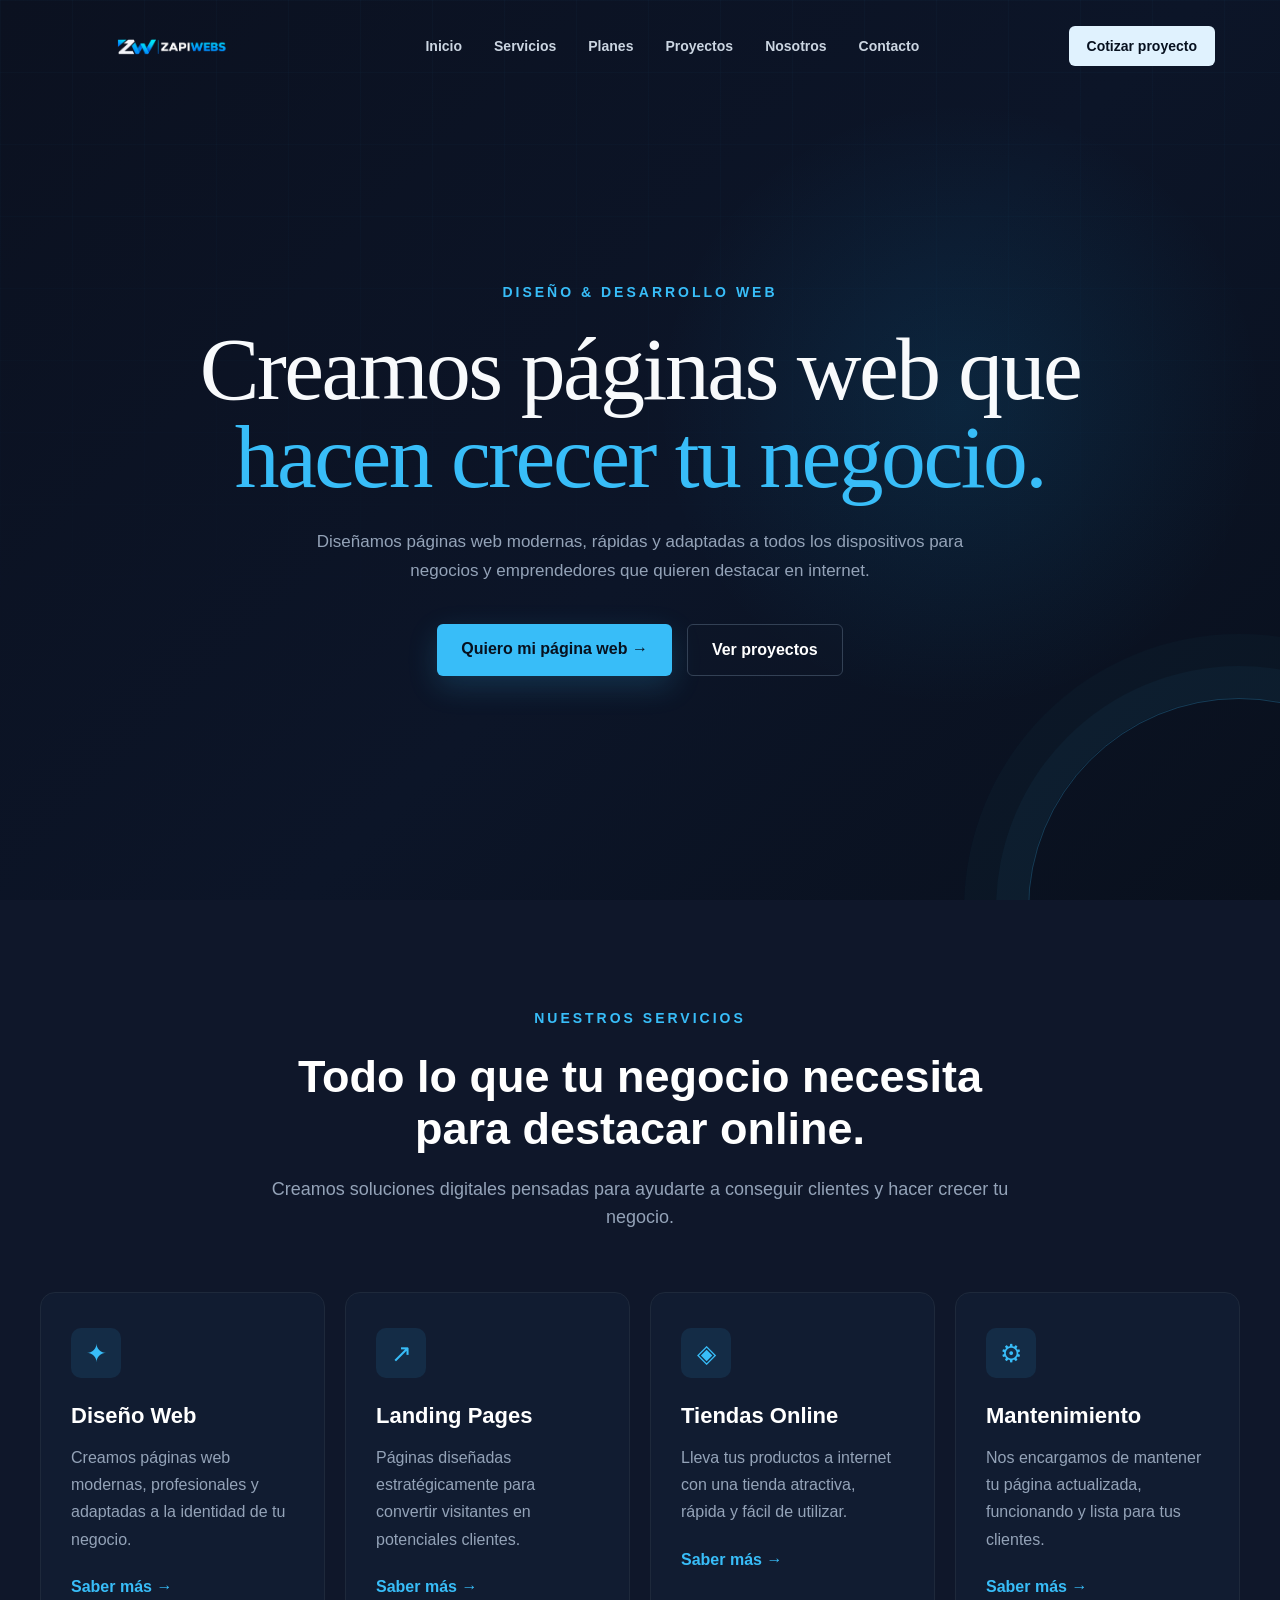
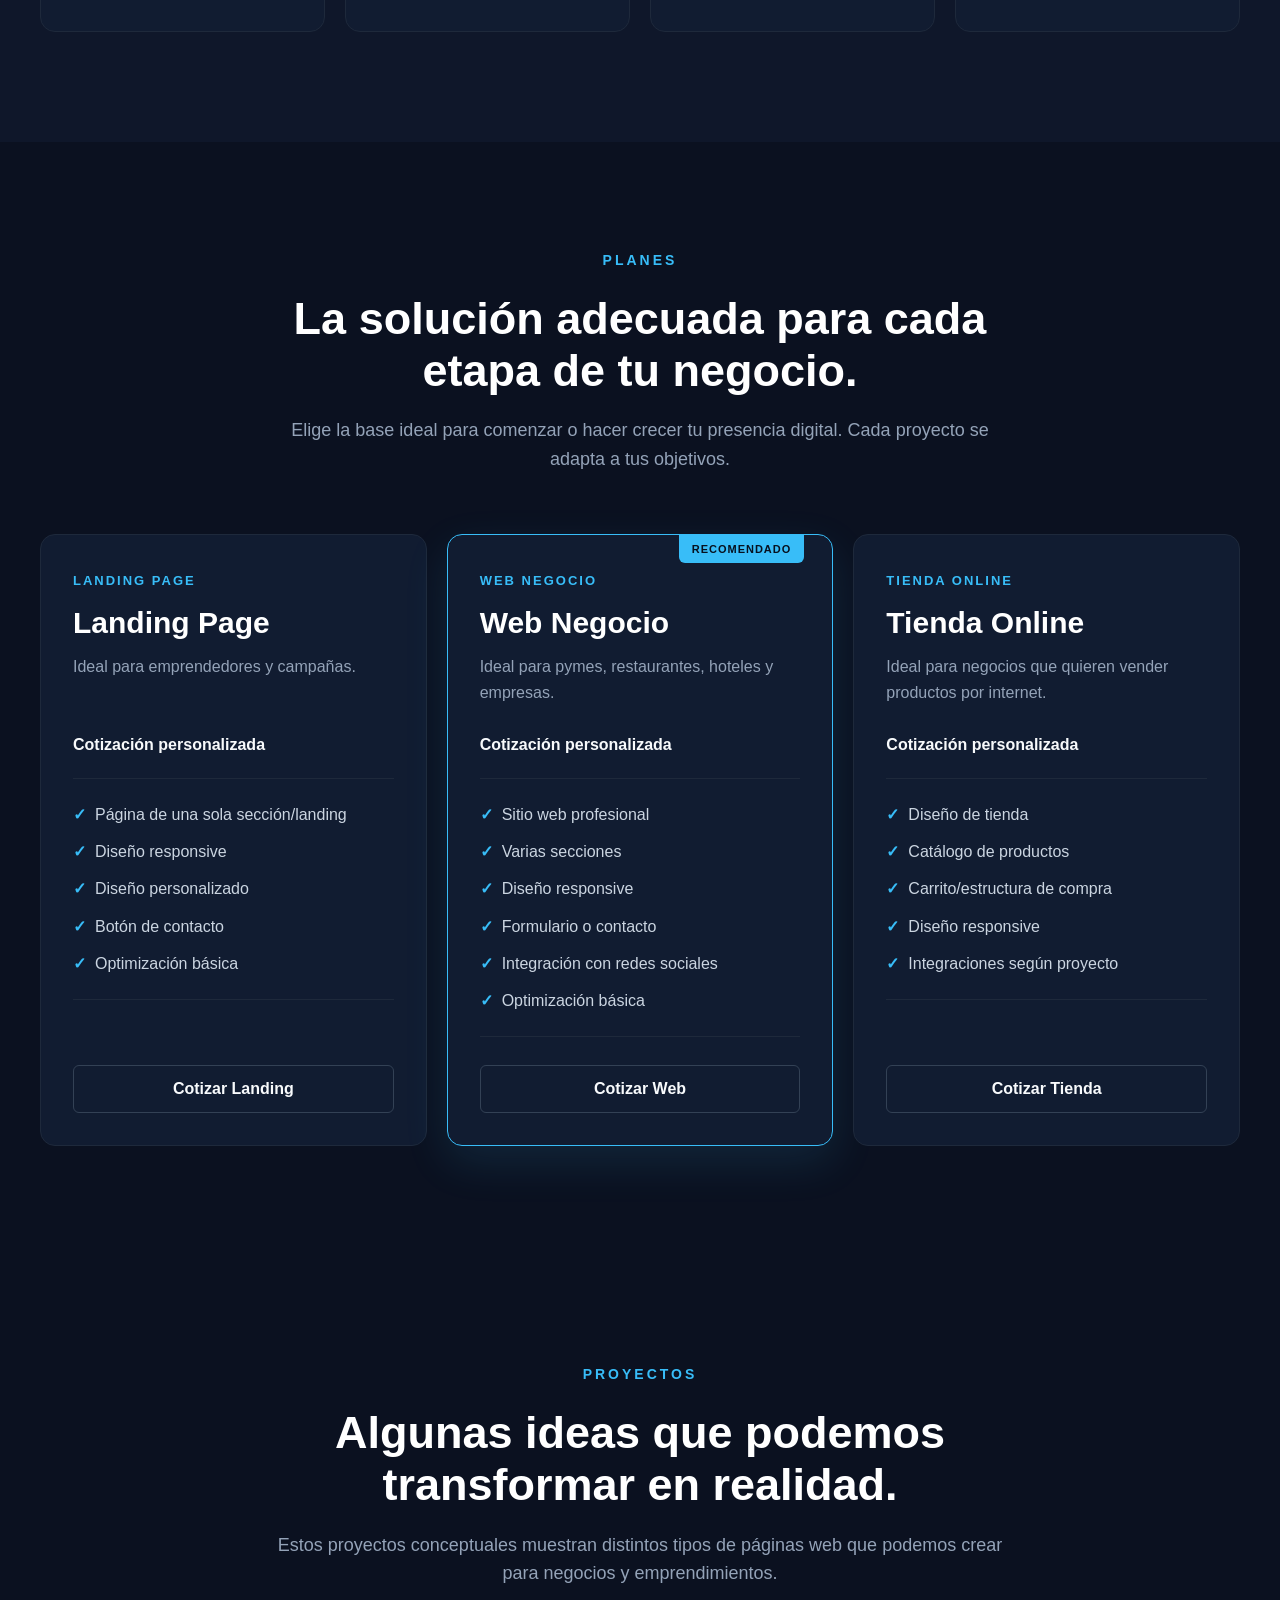
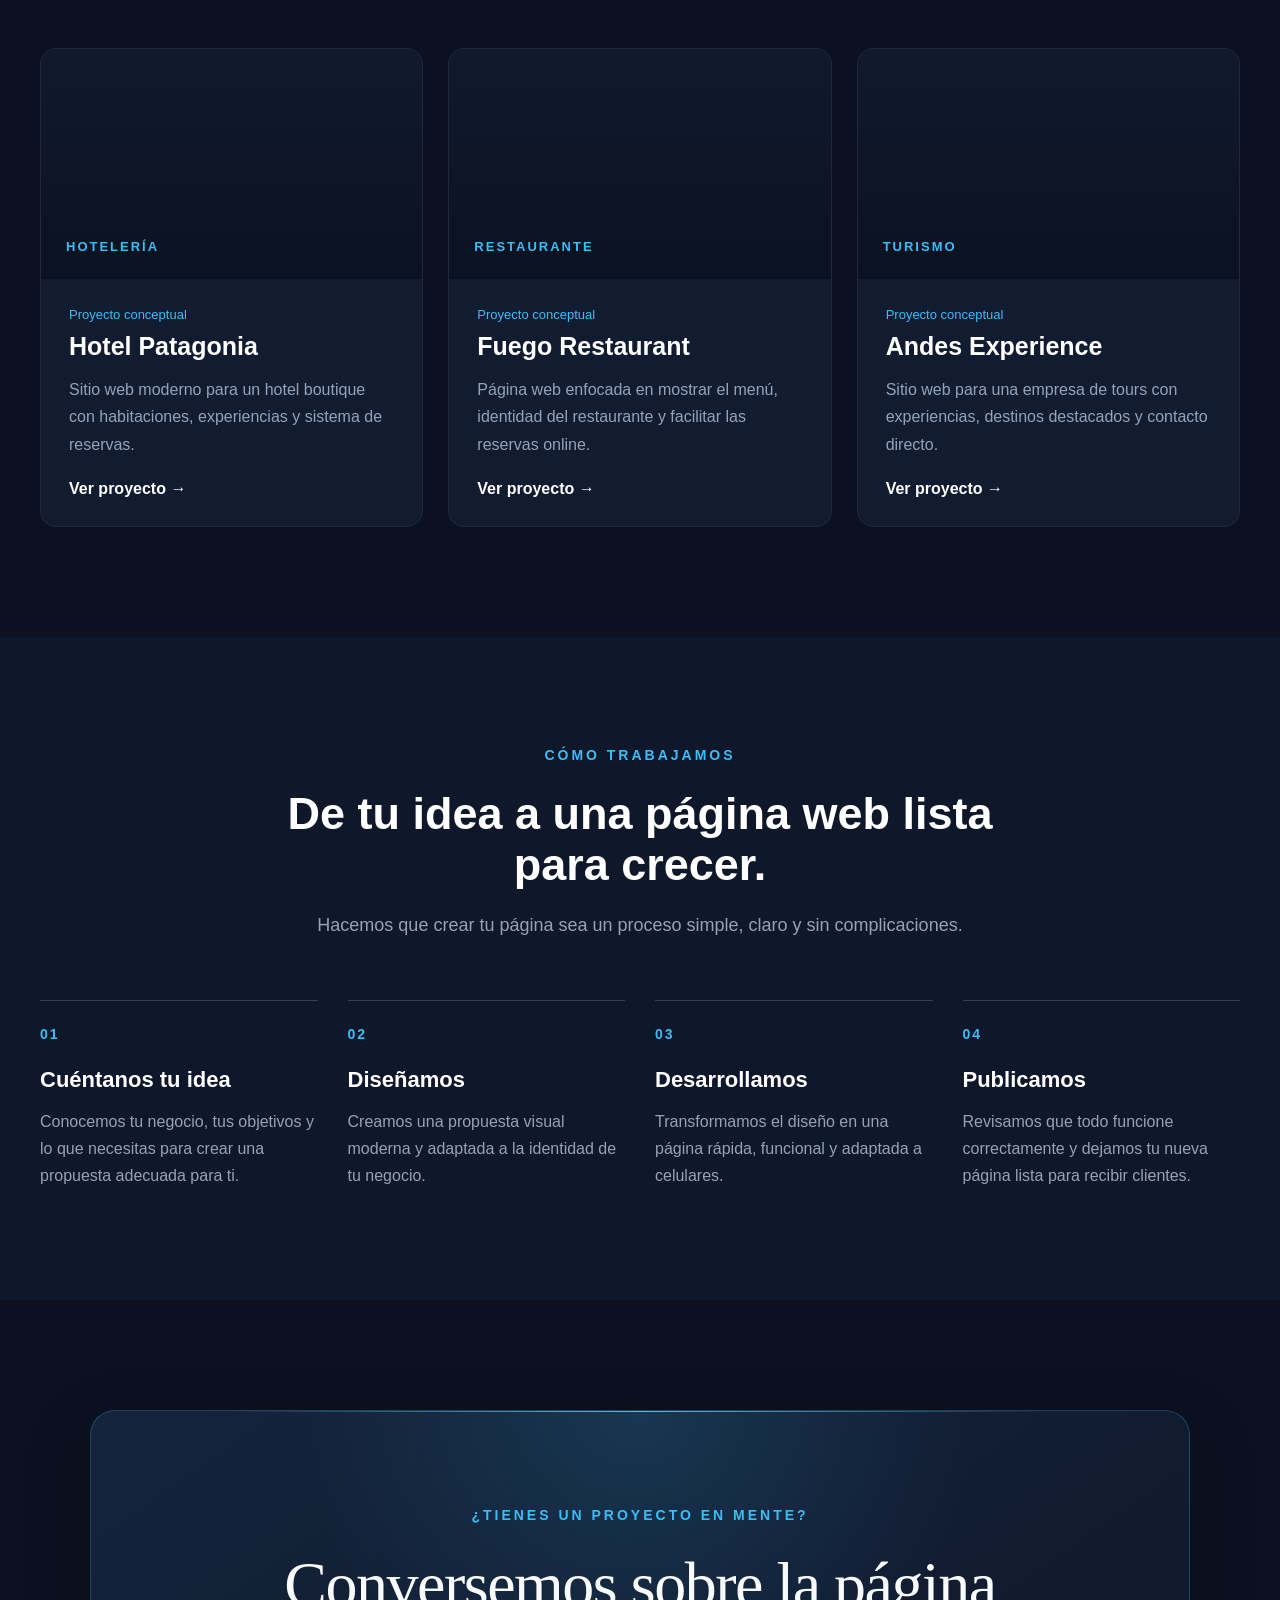
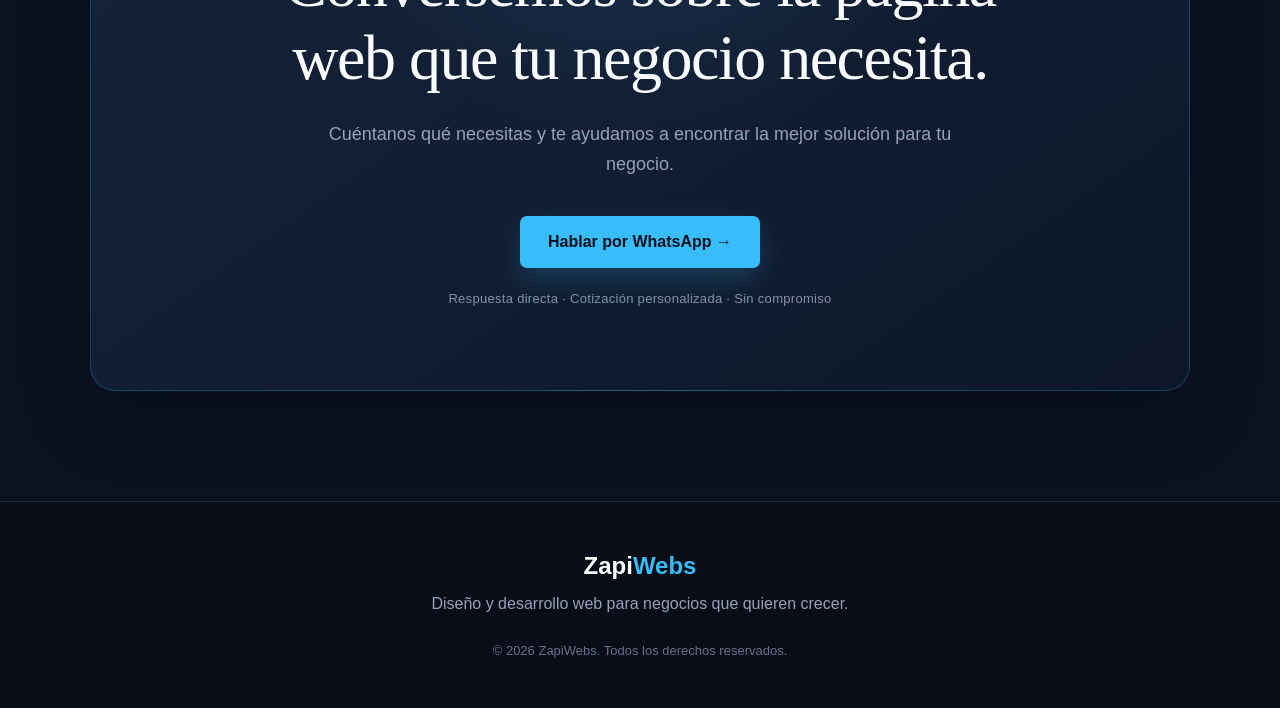
<file: index.html>
<!DOCTYPE html>
<html lang="es">

<head>
    <meta charset="UTF-8">
    <meta name="viewport" content="width=device-width, initial-scale=1.0">

    <title>ZapiWebs | Diseño y Desarrollo Web en Chile</title>
    <meta name="description" content="Diseñamos páginas web modernas, rápidas y responsive para negocios y emprendedores en Chile. Landing pages, sitios web y tiendas online.">
    <meta name="robots" content="index, follow">
    <meta property="og:title" content="ZapiWebs | Diseño y Desarrollo Web">
    <meta property="og:description" content="Creamos páginas web modernas para negocios y emprendedores que quieren crecer en internet.">
    <meta property="og:type" content="website">

    <link rel="icon" type="image/png" href="logo-zapiwebs.png">
    <link rel="stylesheet" href="style.css">
</head>

<body>

    <!-- MENÚ DE NAVEGACIÓN -->

    <header>
        <nav class="navbar">

            <img class="logo" src="logo horizontal.png" alt="ZapiWebs">
            <button class="menu-toggle" aria-label="Abrir menú">
                <span></span>
                <span></span>
                <span></span>
            </button>
            <div class="nav-links">
                <a href="#">Inicio</a>
                <a href="#servicios">Servicios</a>
                <a href="#planes">Planes</a>
                <a href="#proyectos">Proyectos</a>
                <a href="#nosotros">Nosotros</a>
                <a href="#contacto">Contacto</a>
            </div>

            <a href="https://wa.me/56944369382?text=Hola%2C%20vi%20ZapiWebs%20y%20me%20gustar%C3%ADa%20cotizar%20una%20p%C3%A1gina%20web%20para%20mi%20negocio." class="nav-button" target="_blank">
                Cotizar proyecto
            </a>

        </nav>
    </header>


    <!-- PORTADA PRINCIPAL -->

    <main>

        <section class="hero">

            <div class="hero-content">

                <p class="mini-title">
                    DISEÑO & DESARROLLO WEB
                </p>
                <h1>
                    Creamos páginas web que
                    <span>hacen crecer tu negocio.</span>
                </h1>

                <p class="hero-description">
                    Diseñamos páginas web modernas, rápidas y adaptadas a todos los dispositivos
                    para negocios y emprendedores que quieren destacar en internet.
                </p>

                <div class="hero-buttons">

                    <a href="https://wa.me/56944369382?text=Hola%2C%20vi%20ZapiWebs%20y%20me%20gustar%C3%ADa%20cotizar%20una%20p%C3%A1gina%20web%20para%20mi%20negocio." class="primary-button" target="_blank">
                        Quiero mi página web →
                    </a>

                    <a href="#proyectos" class="secondary-button">
                        Ver proyectos
                    </a>

                </div>

            </div>

        </section>
<!-- SERVICIOS -->

<section class="services" id="servicios">

    <div class="section-header">

        <p class="mini-title">NUESTROS SERVICIOS</p>

        <h2>Todo lo que tu negocio necesita para destacar online.</h2>

        <p>
            Creamos soluciones digitales pensadas para ayudarte
            a conseguir clientes y hacer crecer tu negocio.
        </p>

    </div>

    <div class="services-grid">

        <div class="service-card">
            <div class="service-icon">✦</div>

            <h3>Diseño Web</h3>

            <p>
                Creamos páginas web modernas, profesionales y
                adaptadas a la identidad de tu negocio.
            </p>

            <a href="#contacto">Saber más →</a>
        </div>


        <div class="service-card">
            <div class="service-icon">↗</div>

            <h3>Landing Pages</h3>

            <p>
                Páginas diseñadas estratégicamente para convertir
                visitantes en potenciales clientes.
            </p>

            <a href="#contacto">Saber más →</a>
        </div>


        <div class="service-card">
            <div class="service-icon">◈</div>

            <h3>Tiendas Online</h3>

            <p>
                Lleva tus productos a internet con una tienda
                atractiva, rápida y fácil de utilizar.
            </p>

            <a href="#contacto">Saber más →</a>
        </div>


        <div class="service-card">
            <div class="service-icon">⚙</div>

            <h3>Mantenimiento</h3>

            <p>
                Nos encargamos de mantener tu página actualizada,
                funcionando y lista para tus clientes.
            </p>

            <a href="#contacto">Saber más →</a>
        </div>

    </div>

</section>
<!-- PLANES -->

<section class="plans" id="planes">

    <div class="section-header">

        <p class="mini-title">PLANES</p>

        <h2>La solución adecuada para cada etapa de tu negocio.</h2>

        <p>
            Elige la base ideal para comenzar o hacer crecer tu presencia digital.
            Cada proyecto se adapta a tus objetivos.
        </p>

    </div>

    <div class="plans-grid">

        <article class="plan-card">

            <p class="plan-label">LANDING PAGE</p>

            <h3>Landing Page</h3>

            <p class="plan-description">
                Ideal para emprendedores y campañas.
            </p>

            <p class="plan-price">Cotización personalizada</p>

            <ul class="plan-features">
                <li>Página de una sola sección/landing</li>
                <li>Diseño responsive</li>
                <li>Diseño personalizado</li>
                <li>Botón de contacto</li>
                <li>Optimización básica</li>
            </ul>

            <a href="https://wa.me/56944369382?text=Hola%2C%20vi%20ZapiWebs%20y%20me%20gustar%C3%ADa%20cotizar%20una%20p%C3%A1gina%20web%20para%20mi%20negocio." class="plan-button" target="_blank">Cotizar Landing</a>

        </article>


        <article class="plan-card featured-plan">

            <span class="plan-badge">RECOMENDADO</span>

            <p class="plan-label">WEB NEGOCIO</p>

            <h3>Web Negocio</h3>

            <p class="plan-description">
                Ideal para pymes, restaurantes, hoteles y empresas.
            </p>

            <p class="plan-price">Cotización personalizada</p>

            <ul class="plan-features">
                <li>Sitio web profesional</li>
                <li>Varias secciones</li>
                <li>Diseño responsive</li>
                <li>Formulario o contacto</li>
                <li>Integración con redes sociales</li>
                <li>Optimización básica</li>
            </ul>

            <a href="https://wa.me/56944369382?text=Hola%2C%20vi%20ZapiWebs%20y%20me%20gustar%C3%ADa%20cotizar%20una%20p%C3%A1gina%20web%20para%20mi%20negocio." class="plan-button" target="_blank">Cotizar Web</a>

        </article>


        <article class="plan-card">

            <p class="plan-label">TIENDA ONLINE</p>

            <h3>Tienda Online</h3>

            <p class="plan-description">
                Ideal para negocios que quieren vender productos por internet.
            </p>

            <p class="plan-price">Cotización personalizada</p>

            <ul class="plan-features">
                <li>Diseño de tienda</li>
                <li>Catálogo de productos</li>
                <li>Carrito/estructura de compra</li>
                <li>Diseño responsive</li>
                <li>Integraciones según proyecto</li>
            </ul>

            <a href="https://wa.me/56944369382?text=Hola%2C%20vi%20ZapiWebs%20y%20me%20gustar%C3%ADa%20cotizar%20una%20p%C3%A1gina%20web%20para%20mi%20negocio." class="plan-button" target="_blank">Cotizar Tienda</a>

        </article>

    </div>

</section>
<!-- PROYECTOS -->

<section class="projects" id="proyectos">

    <div class="section-header">

        <p class="mini-title">PROYECTOS</p>

        <h2>Algunas ideas que podemos transformar en realidad.</h2>

        <p>
            Estos proyectos conceptuales muestran distintos tipos de páginas web
            que podemos crear para negocios y emprendimientos.
        </p>

    </div>

    <div class="projects-grid">

        <article class="project-card">
            <div class="project-image hotel-project">
                <span>HOTELERÍA</span>
            </div>

            <div class="project-info">
                <p class="project-label">Proyecto conceptual</p>
                <h3>Hotel Patagonia</h3>
                <p>
                    Sitio web moderno para un hotel boutique con habitaciones,
                    experiencias y sistema de reservas.
                </p>

                <a href="hotel-patagonia.html" target="_blank">Ver proyecto →</a>
            </div>
        </article>


        <article class="project-card">
            <div class="project-image restaurant-project">
                <span>RESTAURANTE</span>
            </div>

            <div class="project-info">
                <p class="project-label">Proyecto conceptual</p>
                <h3>Fuego Restaurant</h3>
                <p>
                    Página web enfocada en mostrar el menú, identidad del restaurante
                    y facilitar las reservas online.
                </p>

                <a href="fuego-restaurant.html" target="_blank">Ver proyecto →</a>
            </div>
        </article>


        <article class="project-card">
            <div class="project-image tourism-project">
                <span>TURISMO</span>
            </div>

            <div class="project-info">
                <p class="project-label">Proyecto conceptual</p>
                <h3>Andes Experience</h3>
                <p>
                    Sitio web para una empresa de tours con experiencias,
                    destinos destacados y contacto directo.
                </p>

                <a href="andes-experience.html" target="_blank">Ver proyecto →</a>
            </div>
        </article>

    </div>

</section>
<!-- PROCESO -->

<section class="process" id="nosotros">

    <div class="section-header">

        <p class="mini-title">CÓMO TRABAJAMOS</p>

        <h2>De tu idea a una página web lista para crecer.</h2>

        <p>
            Hacemos que crear tu página sea un proceso simple,
            claro y sin complicaciones.
        </p>

    </div>

    <div class="process-grid">

        <div class="process-step">
            <span class="step-number">01</span>
            <h3>Cuéntanos tu idea</h3>
            <p>
                Conocemos tu negocio, tus objetivos y lo que necesitas
                para crear una propuesta adecuada para ti.
            </p>
        </div>

        <div class="process-step">
            <span class="step-number">02</span>
            <h3>Diseñamos</h3>
            <p>
                Creamos una propuesta visual moderna y adaptada
                a la identidad de tu negocio.
            </p>
        </div>

        <div class="process-step">
            <span class="step-number">03</span>
            <h3>Desarrollamos</h3>
            <p>
                Transformamos el diseño en una página rápida,
                funcional y adaptada a celulares.
            </p>
        </div>

        <div class="process-step">
            <span class="step-number">04</span>
            <h3>Publicamos</h3>
            <p>
                Revisamos que todo funcione correctamente y dejamos
                tu nueva página lista para recibir clientes.
            </p>
        </div>

    </div>

</section>
<!-- CONTACTO -->

<section class="contact" id="contacto">

    <div class="contact-box">

        <p class="mini-title">¿TIENES UN PROYECTO EN MENTE?</p>

        <h2>
            Conversemos sobre la página web
            que tu negocio necesita.
        </h2>

        <p class="contact-description">
            Cuéntanos qué necesitas y te ayudamos a encontrar la mejor
            solución para tu negocio.
        </p>

        <div class="contact-buttons">
            <a href="https://wa.me/56944369382?text=Hola%2C%20vi%20ZapiWebs%20y%20me%20gustar%C3%ADa%20cotizar%20una%20p%C3%A1gina%20web%20para%20mi%20negocio." class="primary-button" target="_blank">
                Hablar por WhatsApp →
            </a>

        </div>

        <p class="contact-trust">
            Respuesta directa · Cotización personalizada · Sin compromiso
        </p>

    </div>

</section>
    </main>
    <!-- FOOTER -->

<footer>

    <div class="footer-content">

        <div class="footer-logo">
            Zapi<span>Webs</span>
        </div>

        <p>
            Diseño y desarrollo web para negocios que quieren crecer.
        </p>

        <p class="copyright">
            © 2026 ZapiWebs. Todos los derechos reservados.
        </p>

    </div>

</footer>
<script src="script.js"></script>
</body>

</html>
</file>
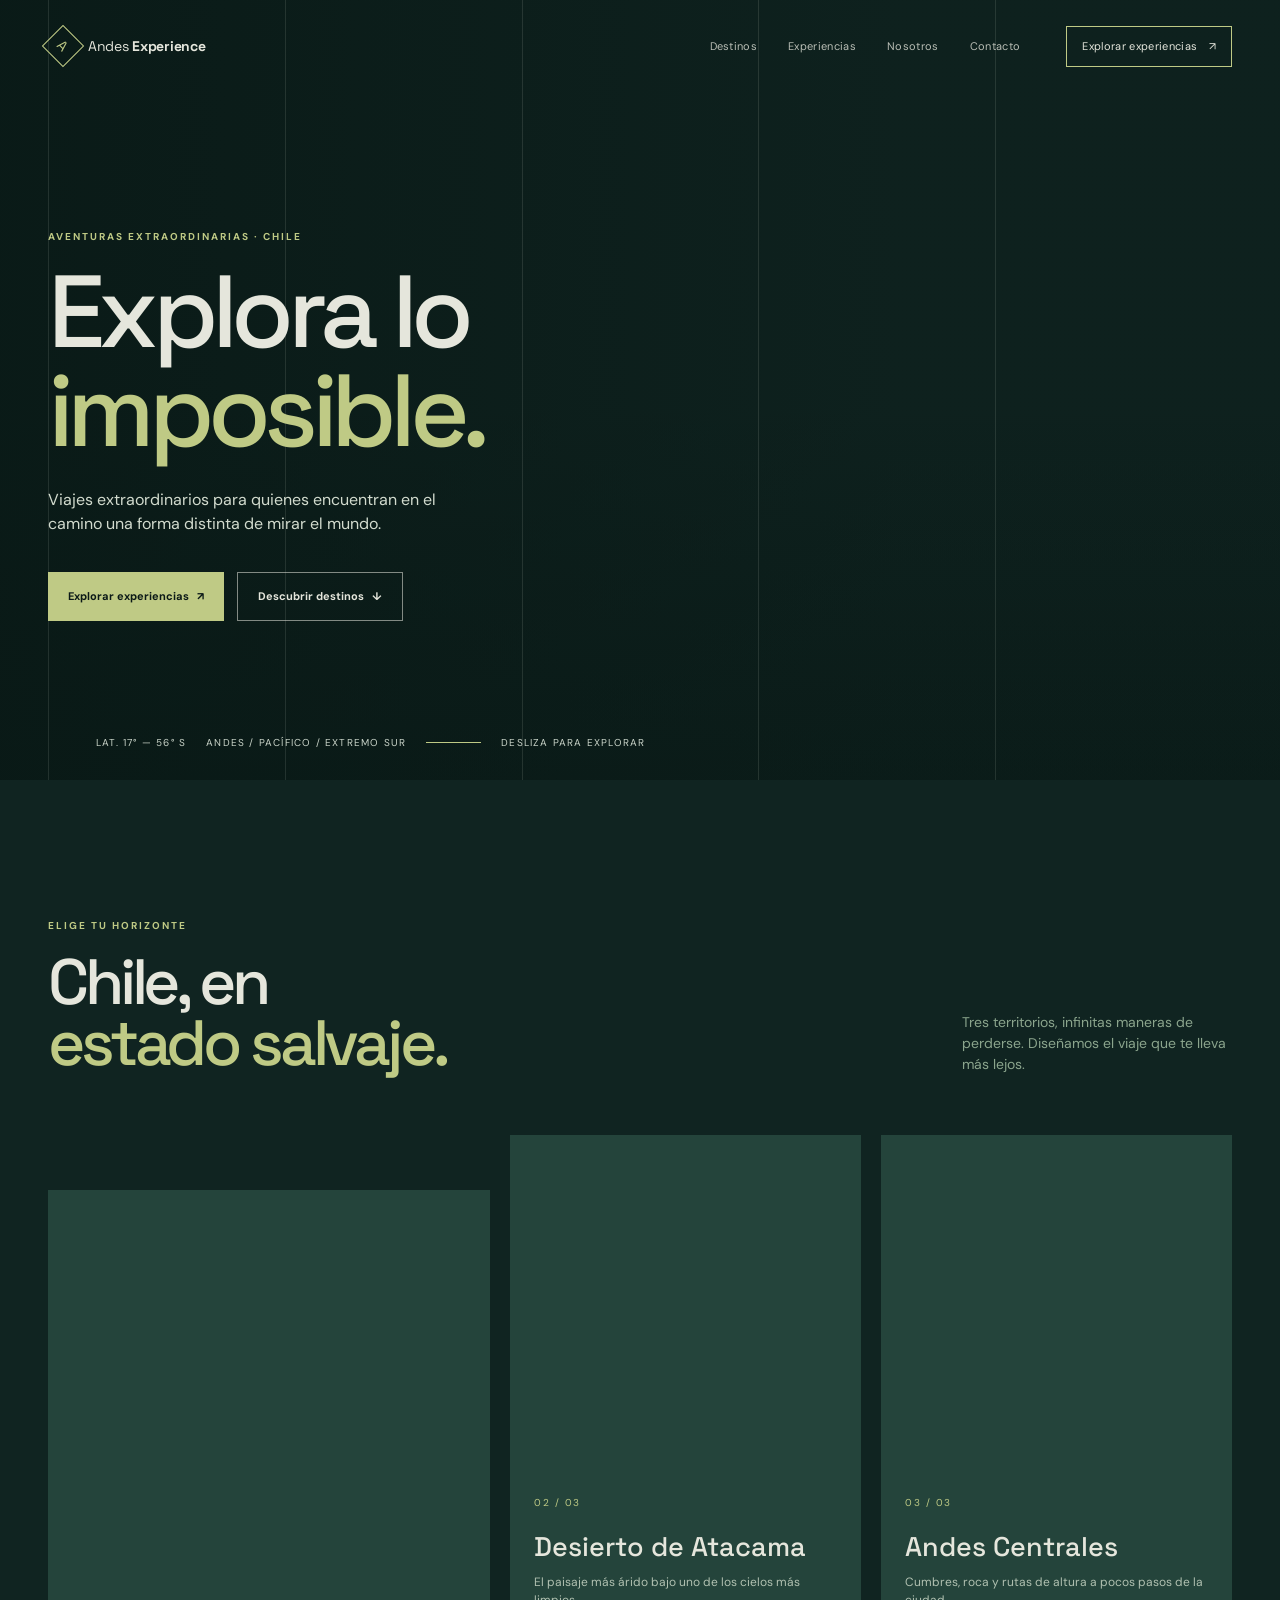
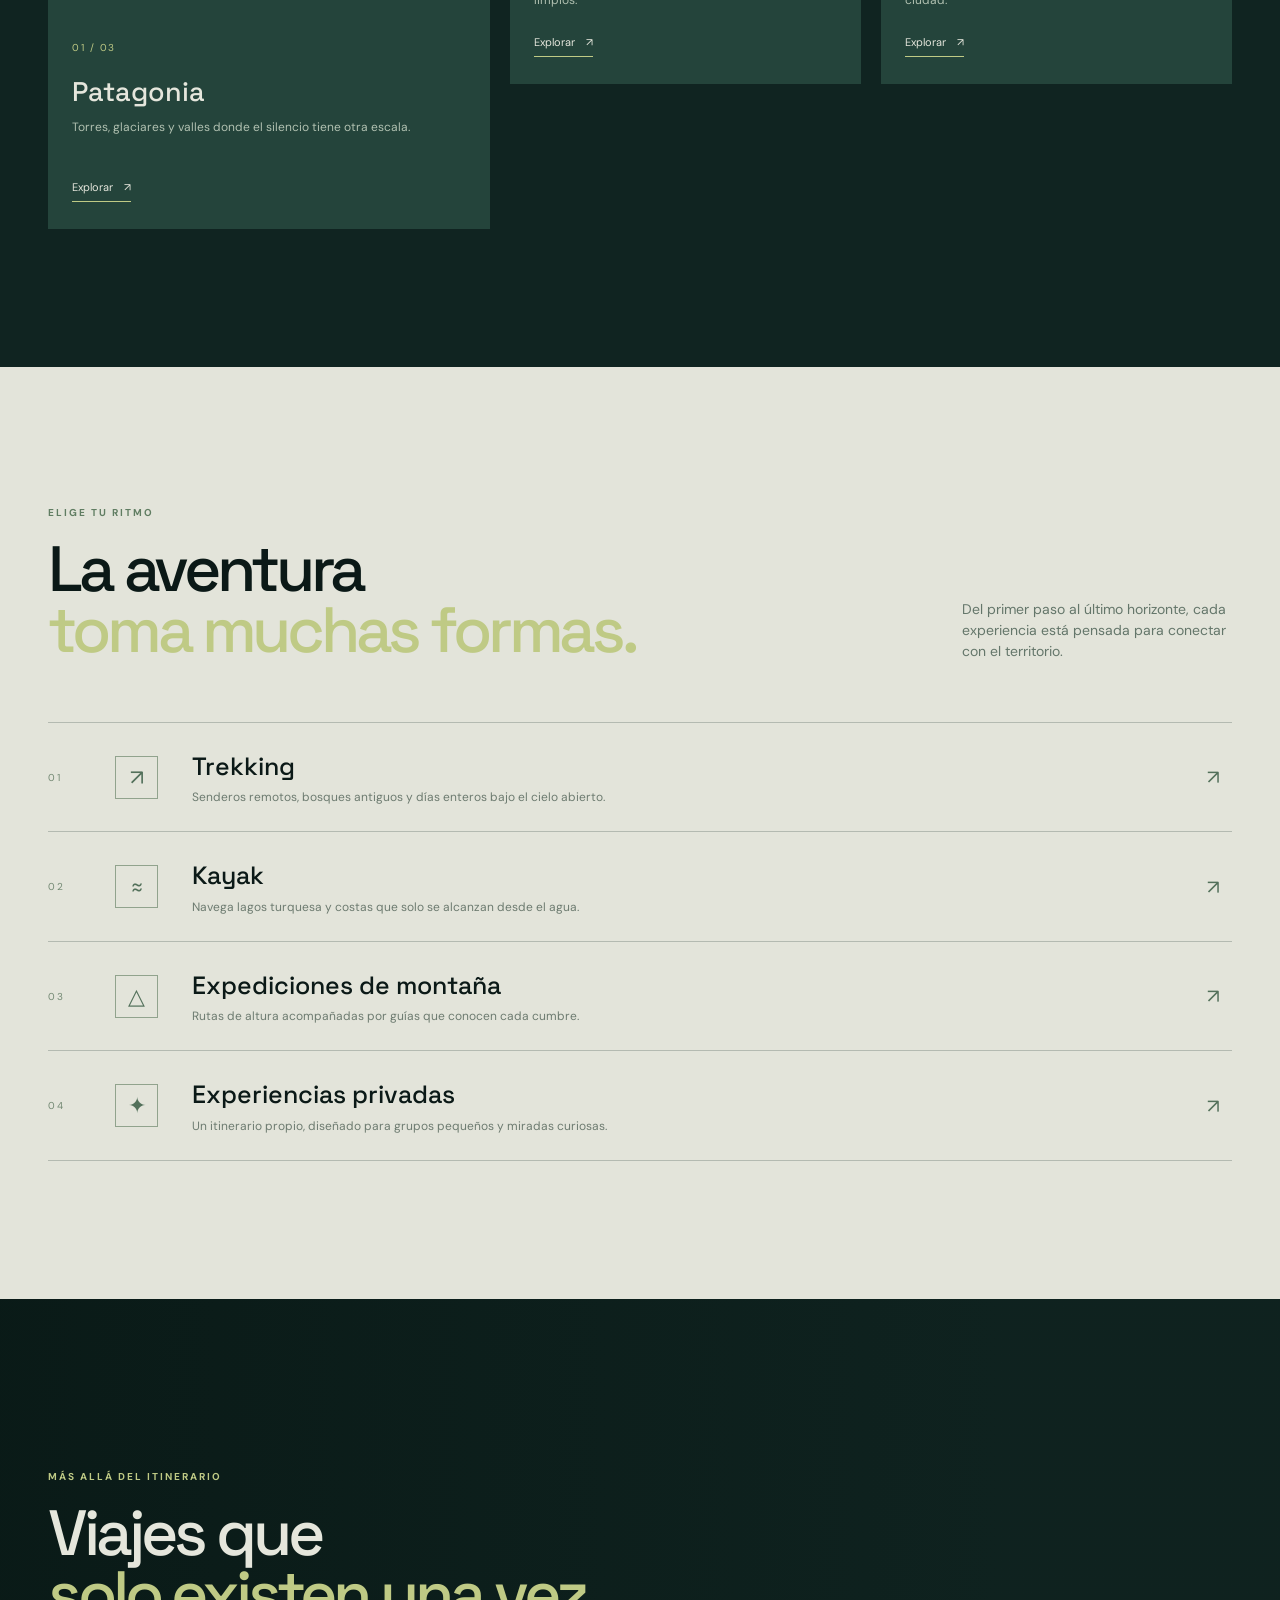
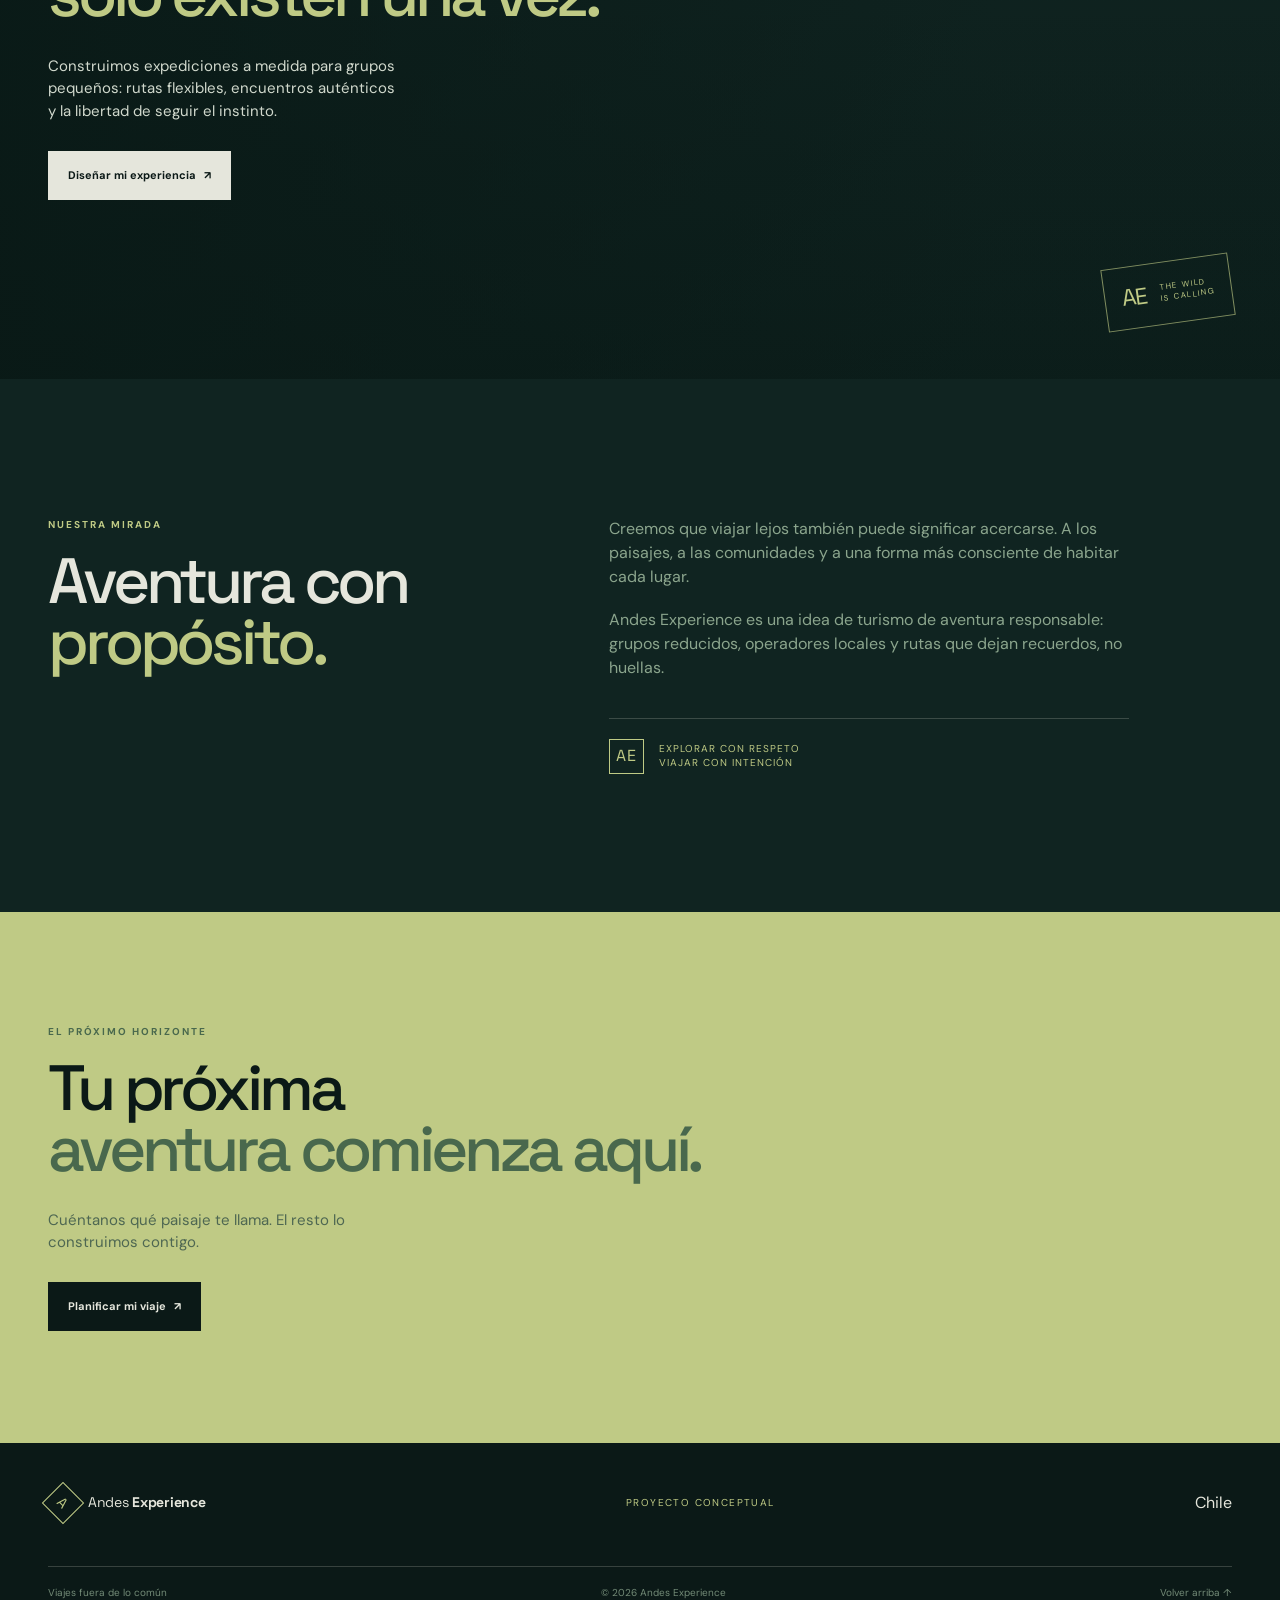
<file: andes-experience.html>
<!DOCTYPE html>
<html lang="es">

<head>
    <meta charset="UTF-8">
    <meta name="viewport" content="width=device-width, initial-scale=1.0">
    <meta name="description" content="Andes Experience: viajes de aventura personalizados para descubrir Chile. Proyecto conceptual de ZapiWebs.">
    <title>Andes Experience | Aventuras extraordinarias</title>
    <link rel="preconnect" href="https://fonts.googleapis.com">
    <link rel="preconnect" href="https://fonts.gstatic.com" crossorigin>
    <link href="https://fonts.googleapis.com/css2?family=DM+Sans:wght@400;500;600;700&family=Space+Grotesk:wght@400;500;600;700&display=swap" rel="stylesheet">
    <link rel="stylesheet" href="andes-experience.css">
</head>

<body>
    <header class="site-header">
        <nav class="nav container" aria-label="Navegación principal">
            <a class="brand" href="#inicio" aria-label="Andes Experience, inicio"><span class="brand-mark">A</span><span>Andes <strong>Experience</strong></span></a>
            <button class="menu-toggle" type="button" aria-expanded="false" aria-controls="mobile-navigation" aria-label="Abrir menú">
                <span></span>
                <span></span>
                <span></span>
            </button>
            <div class="nav-links" id="mobile-navigation">
                <a href="#destinos">Destinos</a>
                <a href="#experiencias">Experiencias</a>
                <a href="#nosotros">Nosotros</a>
                <a href="#contacto">Contacto</a>
            </div>
            <a class="nav-cta" href="#contacto">Explorar experiencias <span aria-hidden="true">↗</span></a>
        </nav>
    </header>

    <main>
        <section class="hero" id="inicio">
            <div class="hero-shade"></div>
            <div class="hero-grid container" aria-hidden="true"><span></span><span></span><span></span><span></span><span></span></div>
            <div class="hero-content container">
                <p class="eyebrow">AVENTURAS EXTRAORDINARIAS · CHILE</p>
                <h1>Explora lo<br><em>imposible.</em></h1>
                <p class="hero-copy">Viajes extraordinarios para quienes encuentran en el camino una forma distinta de mirar el mundo.</p>
                <div class="hero-actions"><a class="button button-primary" href="#experiencias">Explorar experiencias <span aria-hidden="true">↗</span></a><a class="button button-ghost" href="#destinos">Descubrir destinos <span aria-hidden="true">↓</span></a></div>
            </div>
            <div class="hero-meta container"><span>Lat. 17° — 56° S</span><span>Andes / Pacífico / Extremo sur</span><span class="hero-line"></span><span>Desliza para explorar</span></div>
        </section>

        <section class="destinations section container" id="destinos" aria-labelledby="destinations-title">
            <div class="section-top"><div><p class="eyebrow">ELIGE TU HORIZONTE</p><h2 id="destinations-title">Chile, en<br><em>estado salvaje.</em></h2></div><p class="section-intro">Tres territorios, infinitas maneras de perderse. Diseñamos el viaje que te lleva más lejos.</p></div>
            <div class="destination-grid">
                <article class="destination destination-main"><div class="destination-photo photo-patagonia"></div><div class="destination-caption"><span class="destination-index">01 / 03</span><h3>Patagonia</h3><p>Torres, glaciares y valles donde el silencio tiene otra escala.</p><a href="#contacto" aria-label="Explorar Patagonia">Explorar <span aria-hidden="true">↗</span></a></div></article>
                <article class="destination"><div class="destination-photo photo-atacama"></div><div class="destination-caption"><span class="destination-index">02 / 03</span><h3>Desierto de Atacama</h3><p>El paisaje más árido bajo uno de los cielos más limpios.</p><a href="#contacto" aria-label="Explorar el Desierto de Atacama">Explorar <span aria-hidden="true">↗</span></a></div></article>
                <article class="destination"><div class="destination-photo photo-andes"></div><div class="destination-caption"><span class="destination-index">03 / 03</span><h3>Andes Centrales</h3><p>Cumbres, roca y rutas de altura a pocos pasos de la ciudad.</p><a href="#contacto" aria-label="Explorar los Andes Centrales">Explorar <span aria-hidden="true">↗</span></a></div></article>
            </div>
        </section>

        <section class="experiences section" id="experiencias" aria-labelledby="experiences-title">
            <div class="section-top container"><div><p class="eyebrow">ELIGE TU RITMO</p><h2 id="experiences-title">La aventura<br><em>toma muchas formas.</em></h2></div><p class="section-intro">Del primer paso al último horizonte, cada experiencia está pensada para conectar con el territorio.</p></div>
            <div class="experience-list container">
                <article class="experience-item"><span class="experience-number">01</span><div class="experience-icon">↗</div><div><h3>Trekking</h3><p>Senderos remotos, bosques antiguos y días enteros bajo el cielo abierto.</p></div><span class="experience-arrow" aria-hidden="true">↗</span></article>
                <article class="experience-item"><span class="experience-number">02</span><div class="experience-icon">≈</div><div><h3>Kayak</h3><p>Navega lagos turquesa y costas que solo se alcanzan desde el agua.</p></div><span class="experience-arrow" aria-hidden="true">↗</span></article>
                <article class="experience-item"><span class="experience-number">03</span><div class="experience-icon">△</div><div><h3>Expediciones de montaña</h3><p>Rutas de altura acompañadas por guías que conocen cada cumbre.</p></div><span class="experience-arrow" aria-hidden="true">↗</span></article>
                <article class="experience-item"><span class="experience-number">04</span><div class="experience-icon">✦</div><div><h3>Experiencias privadas</h3><p>Un itinerario propio, diseñado para grupos pequeños y miradas curiosas.</p></div><span class="experience-arrow" aria-hidden="true">↗</span></article>
            </div>
        </section>

        <section class="feature" aria-labelledby="feature-title">
            <div class="feature-image"></div><div class="feature-shade"></div>
            <div class="feature-content container"><p class="eyebrow">MÁS ALLÁ DEL ITINERARIO</p><h2 id="feature-title">Viajes que<br><em>solo existen una vez.</em></h2><p>Construimos expediciones a medida para grupos pequeños: rutas flexibles, encuentros auténticos y la libertad de seguir el instinto.</p><a class="button button-light" href="#contacto">Diseñar mi experiencia <span aria-hidden="true">↗</span></a></div>
            <div class="feature-stamp" aria-hidden="true"><span>AE</span><small>THE WILD<br>IS CALLING</small></div>
        </section>

        <section class="about section container" id="nosotros" aria-labelledby="about-title">
            <div class="about-heading"><p class="eyebrow">NUESTRA MIRADA</p><h2 id="about-title">Aventura con<br><em>propósito.</em></h2></div>
            <div class="about-copy"><p>Creemos que viajar lejos también puede significar acercarse. A los paisajes, a las comunidades y a una forma más consciente de habitar cada lugar.</p><p>Andes Experience es una idea de turismo de aventura responsable: grupos reducidos, operadores locales y rutas que dejan recuerdos, no huellas.</p><div class="about-signature"><span>AE</span><span>Explorar con respeto<br>Viajar con intención</span></div></div>
        </section>

        <section class="contact" id="contacto" aria-labelledby="contact-title">
            <div class="contact-inner container"><p class="eyebrow">EL PRÓXIMO HORIZONTE</p><h2 id="contact-title">Tu próxima<br><em>aventura comienza aquí.</em></h2><p class="contact-copy">Cuéntanos qué paisaje te llama. El resto lo construimos contigo.</p><a class="button button-primary" href="#inicio">Planificar mi viaje <span aria-hidden="true">↗</span></a></div>
        </section>
    </main>

    <footer class="footer"><div class="footer-main container"><a class="brand" href="#inicio"><span class="brand-mark">A</span><span>Andes <strong>Experience</strong></span></a><span class="footer-note">Proyecto conceptual</span><span>Chile</span></div><div class="footer-bottom container"><span>Viajes fuera de lo común</span><span>© 2026 Andes Experience</span><a href="#inicio">Volver arriba ↑</a></div></footer>
    <script>
        const menuToggle = document.querySelector('.menu-toggle');
        const navigation = document.querySelector('.nav-links');

        menuToggle.addEventListener('click', () => {
            const isOpen = navigation.classList.toggle('is-open');
            menuToggle.setAttribute('aria-expanded', String(isOpen));
            menuToggle.setAttribute('aria-label', isOpen ? 'Cerrar menú' : 'Abrir menú');
        });

        navigation.querySelectorAll('a').forEach((link) => {
            link.addEventListener('click', () => {
                navigation.classList.remove('is-open');
                menuToggle.setAttribute('aria-expanded', 'false');
                menuToggle.setAttribute('aria-label', 'Abrir menú');
            });
        });
    </script>
</body>

</html>
</file>
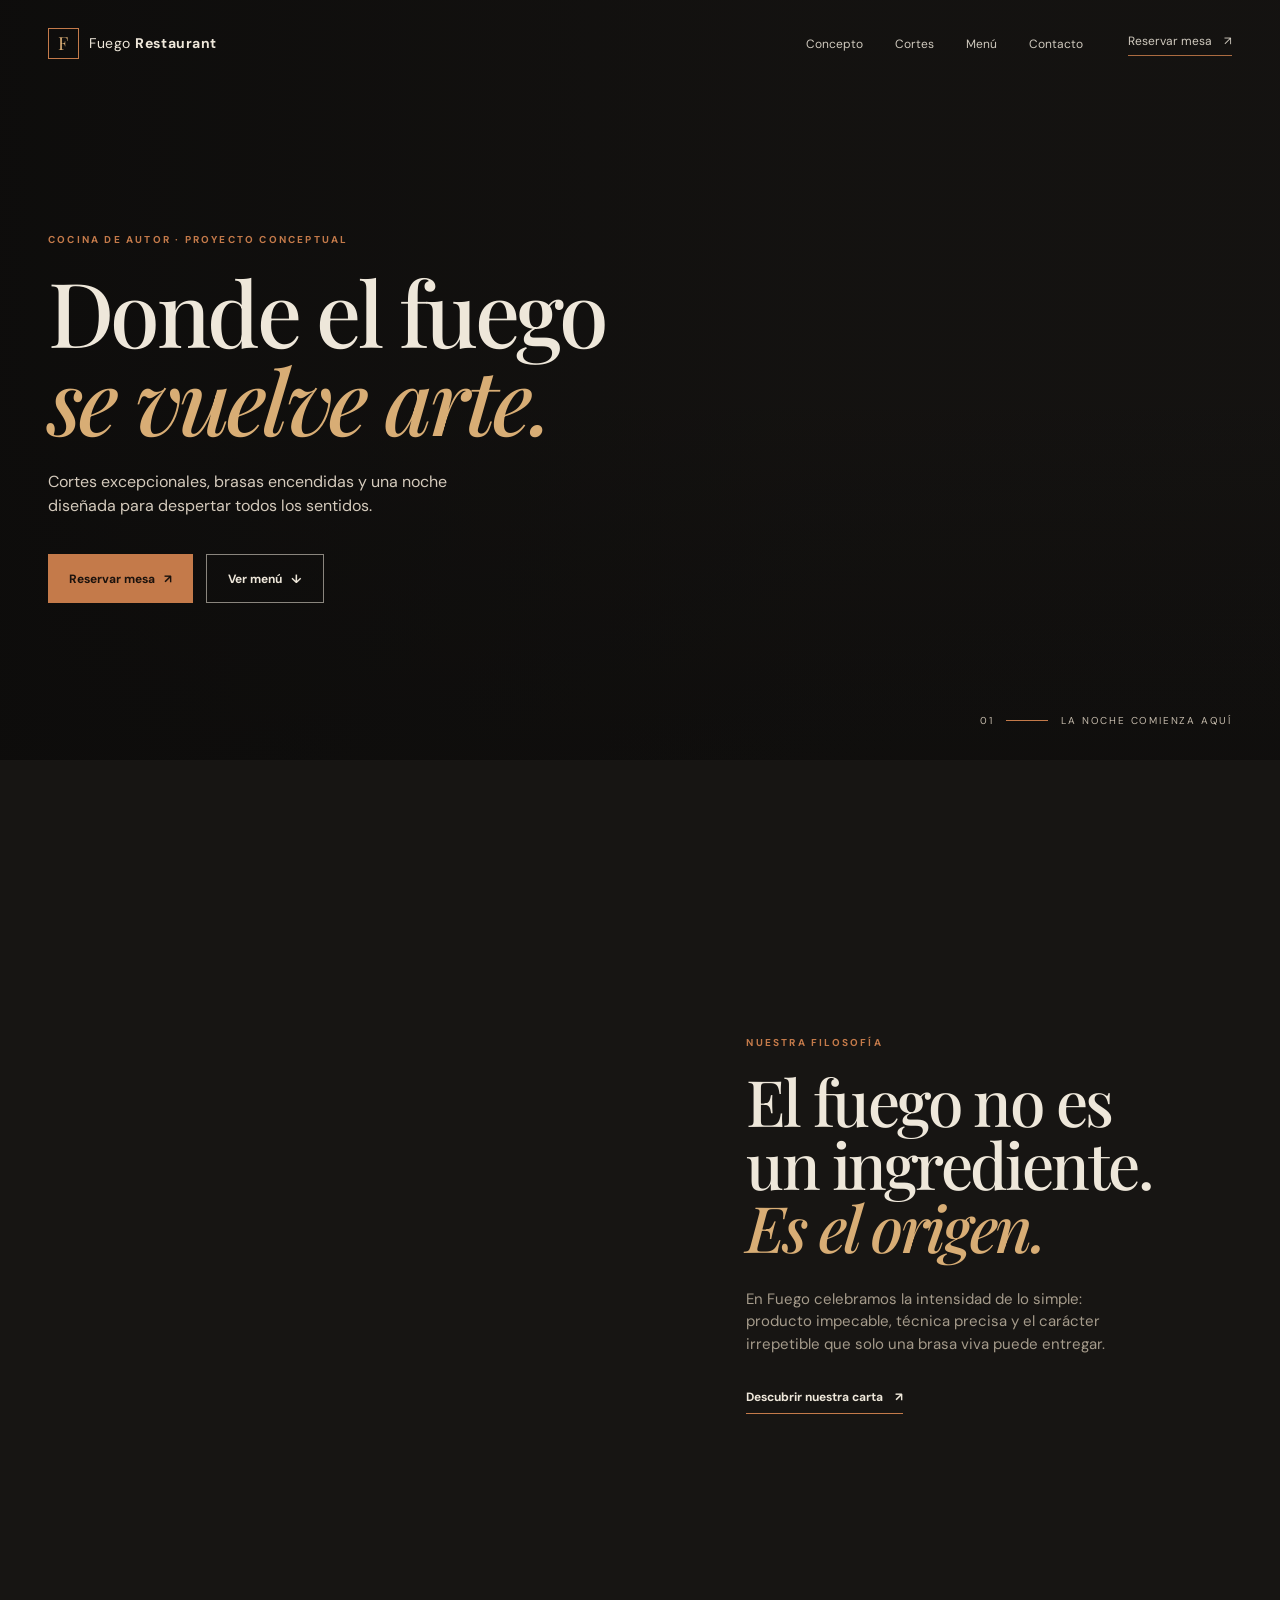
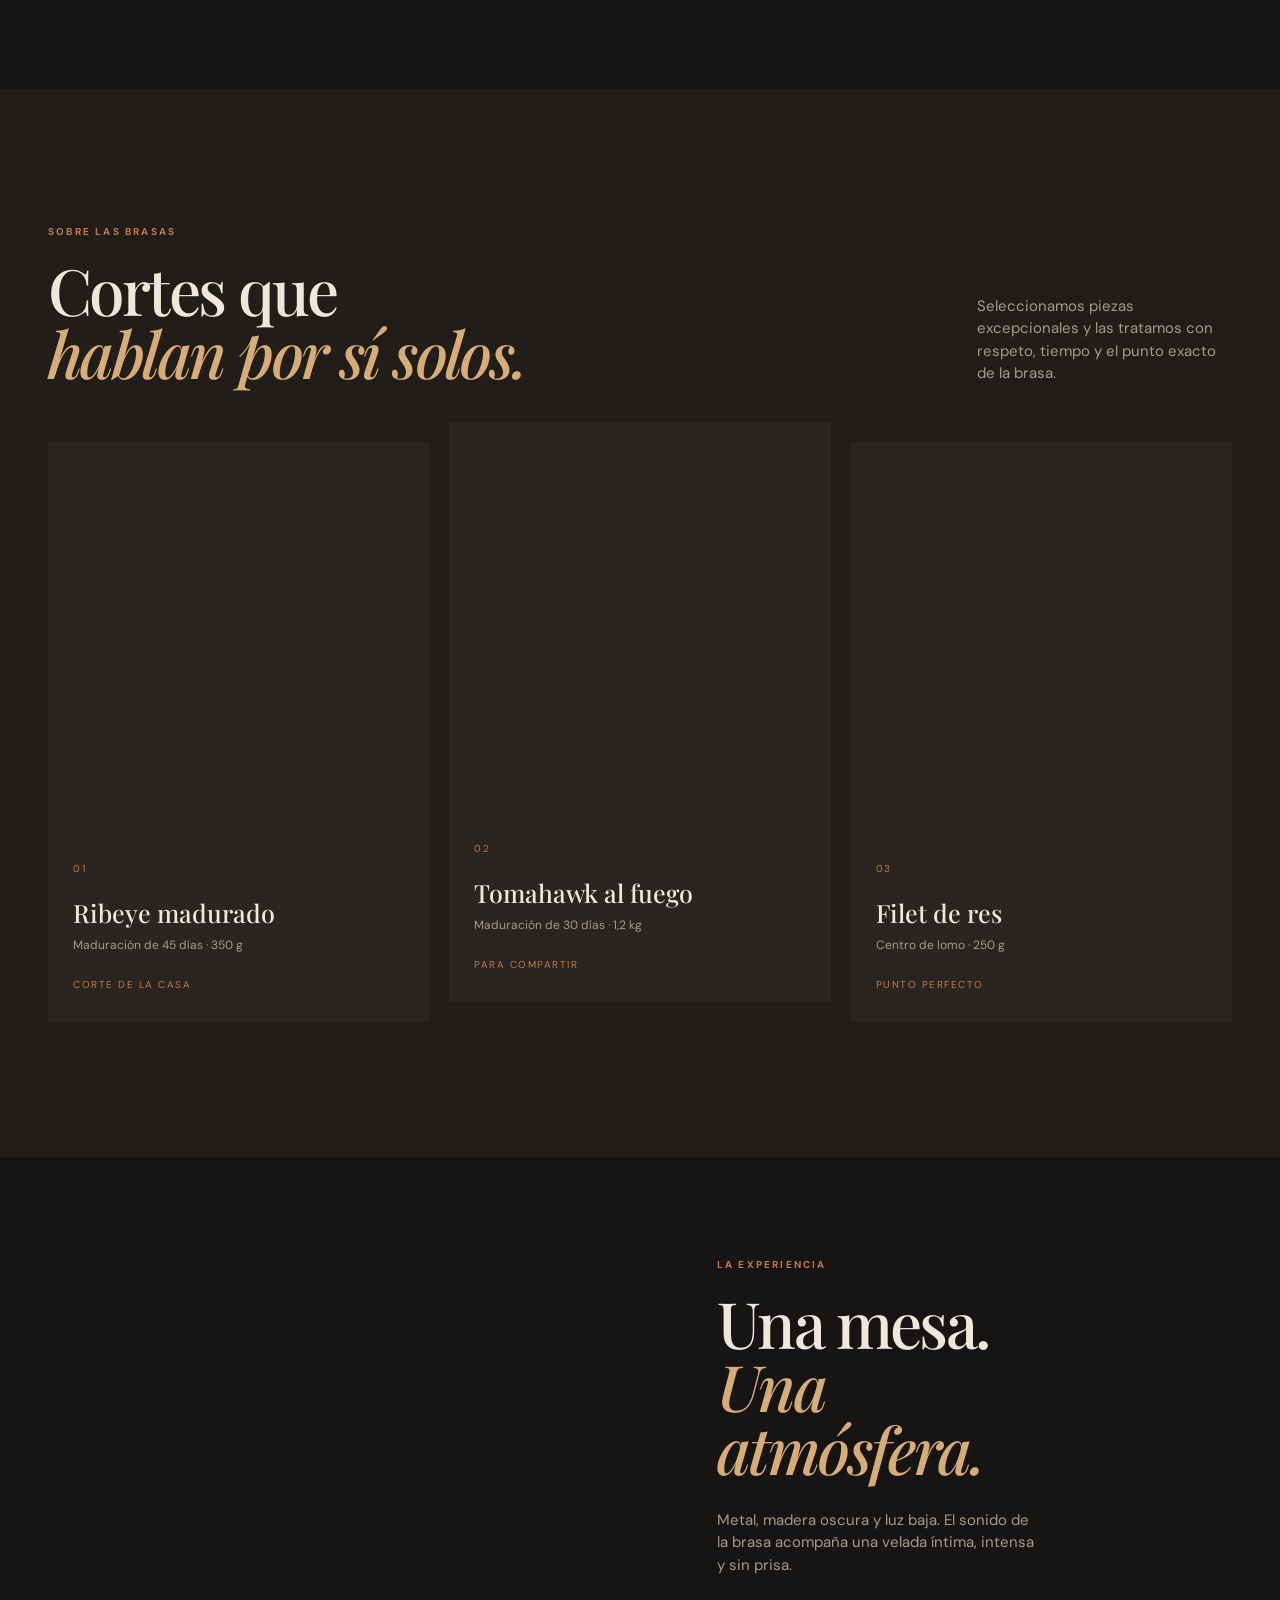
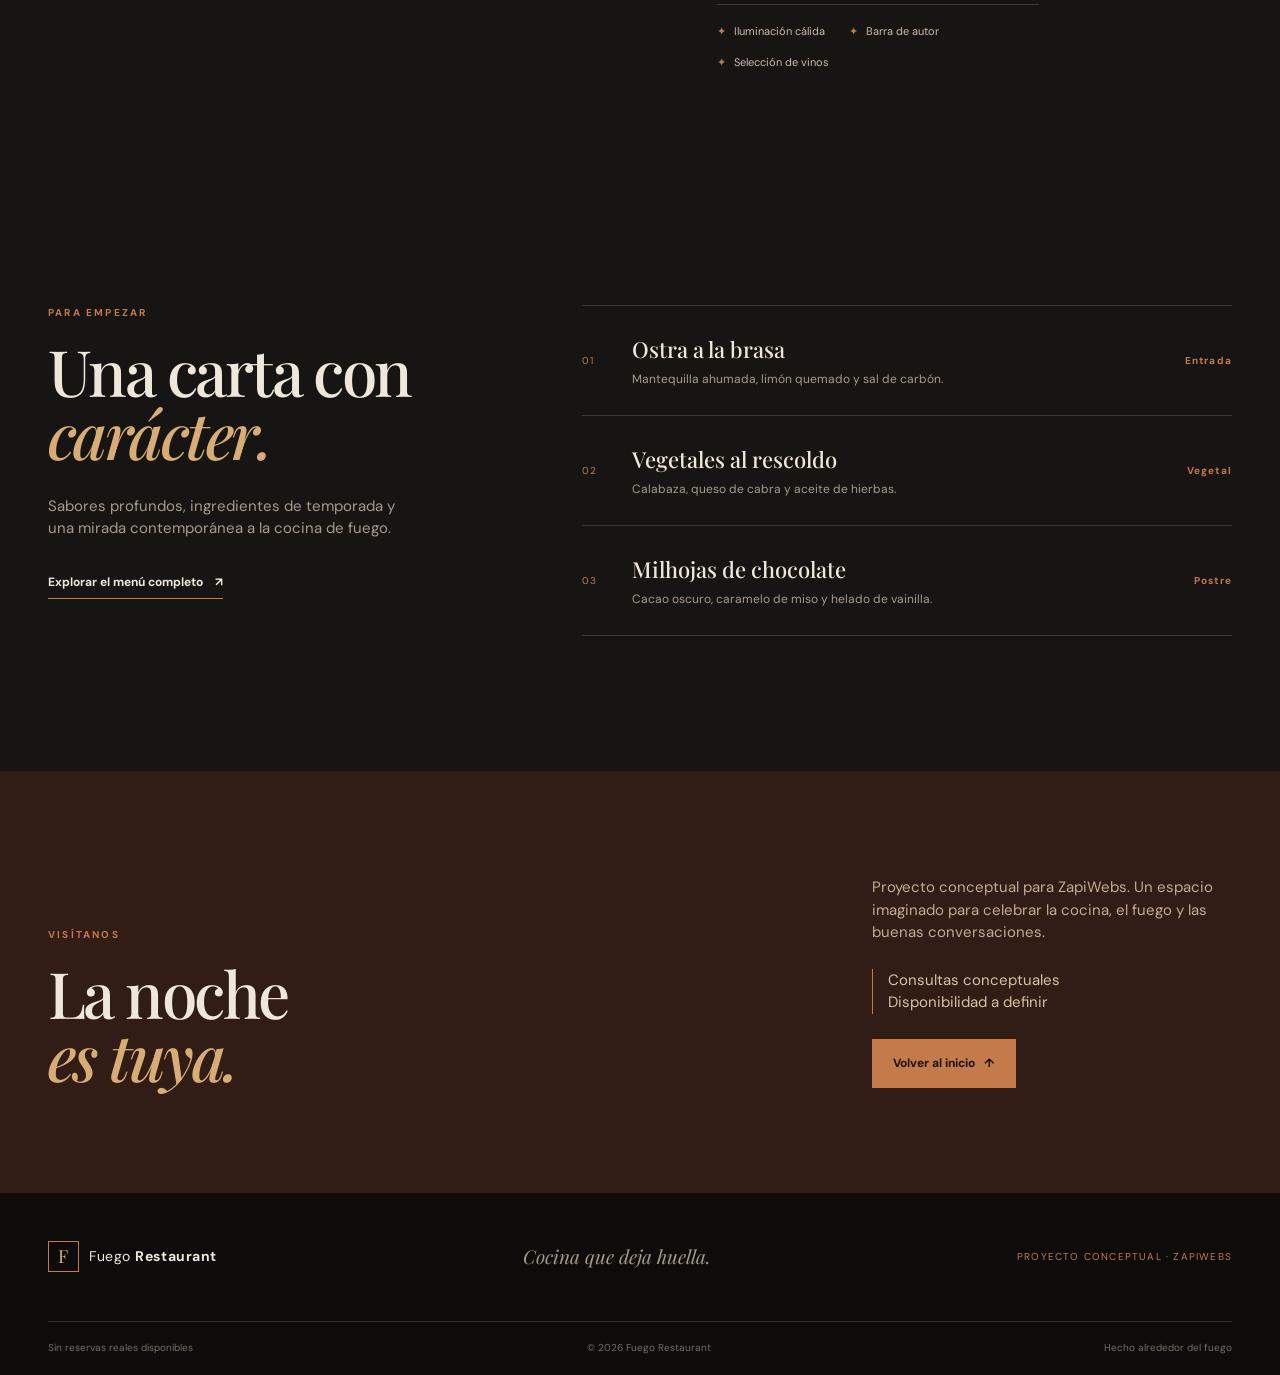
<file: fuego-restaurant.html>
<!DOCTYPE html>
<html lang="es">

<head>
	<meta charset="UTF-8">
	<meta name="viewport" content="width=device-width, initial-scale=1.0">
	<meta name="description" content="Fuego Restaurant: cocina de autor a la brasa, cortes premium y una experiencia nocturna. Proyecto conceptual de ZapiWebs.">
	<title>Fuego Restaurant | Cocina al fuego</title>
	<link rel="preconnect" href="https://fonts.googleapis.com">
	<link rel="preconnect" href="https://fonts.gstatic.com" crossorigin>
	<link href="https://fonts.googleapis.com/css2?family=DM+Sans:wght@400;500;600;700&family=Playfair+Display:wght@500;600;700&display=swap" rel="stylesheet">
	<link rel="stylesheet" href="fuego-restaurant.css">
</head>

<body>
	<header class="site-header">
		<nav class="nav container" aria-label="Navegación principal">
			<a class="brand" href="#inicio" aria-label="Fuego Restaurant, inicio"><span class="brand-mark">F</span><span>Fuego <strong>Restaurant</strong></span></a>
			<button class="menu-toggle" type="button" aria-expanded="false" aria-controls="mobile-navigation" aria-label="Abrir menú">
				<span></span>
				<span></span>
				<span></span>
			</button>
			<div class="nav-links" id="mobile-navigation">
				<a href="#concepto">Concepto</a>
				<a href="#cortes">Cortes</a>
				<a href="#menu">Menú</a>
				<a href="#contacto">Contacto</a>
			</div>
			<a class="nav-cta" href="#contacto">Reservar mesa <span aria-hidden="true">↗</span></a>
		</nav>
	</header>

	<main>
		<section class="hero" id="inicio">
			<div class="hero-overlay"></div>
			<div class="hero-content container">
				<p class="eyebrow">COCINA DE AUTOR · PROYECTO CONCEPTUAL</p>
				<h1>Donde el fuego<br><em>se vuelve arte.</em></h1>
				<p class="hero-copy">Cortes excepcionales, brasas encendidas y una noche diseñada para despertar todos los sentidos.</p>
				<div class="hero-actions"><a class="button button-primary" href="#contacto">Reservar mesa <span aria-hidden="true">↗</span></a><a class="button button-ghost" href="#menu">Ver menú <span aria-hidden="true">↓</span></a></div>
			</div>
			<div class="hero-note"><span>01</span><i></i><span>LA NOCHE COMIENZA AQUÍ</span></div>
		</section>

		<section class="concept section container" id="concepto" aria-labelledby="concept-title">
			<div class="concept-image" role="img" aria-label="Cocinero trabajando sobre una parrilla de brasas"></div>
			<div class="concept-copy"><p class="eyebrow">NUESTRA FILOSOFÍA</p><h2>El fuego no es<br>un ingrediente.<br><em>Es el origen.</em></h2><p>En Fuego celebramos la intensidad de lo simple: producto impecable, técnica precisa y el carácter irrepetible que solo una brasa viva puede entregar.</p><a class="text-link" href="#cortes">Descubrir nuestra carta <span aria-hidden="true">↗</span></a></div>
		</section>

		<section class="cuts section" id="cortes" aria-labelledby="cuts-title">
			<div class="section-heading container"><div><p class="eyebrow">SOBRE LAS BRASAS</p><h2 id="cuts-title">Cortes que<br><em>hablan por sí solos.</em></h2></div><p>Seleccionamos piezas excepcionales y las tratamos con respeto, tiempo y el punto exacto de la brasa.</p></div>
			<div class="cuts-grid container">
				<article class="cut-card"><div class="cut-image image-ribeye"></div><div class="cut-info"><span class="cut-number">01</span><h3>Ribeye madurado</h3><p>Maduración de 45 días · 350 g</p><span class="cut-price">Corte de la casa</span></div></article>
				<article class="cut-card cut-card-featured"><div class="cut-image image-tomahawk"></div><div class="cut-info"><span class="cut-number">02</span><h3>Tomahawk al fuego</h3><p>Maduración de 30 días · 1,2 kg</p><span class="cut-price">Para compartir</span></div></article>
				<article class="cut-card"><div class="cut-image image-filet"></div><div class="cut-info"><span class="cut-number">03</span><h3>Filet de res</h3><p>Centro de lomo · 250 g</p><span class="cut-price">Punto perfecto</span></div></article>
			</div>
		</section>

		<section class="ambience section" aria-labelledby="ambience-title">
			<div class="ambience-image"></div>
			<div class="ambience-copy"><p class="eyebrow">LA EXPERIENCIA</p><h2>Una mesa.<br><em>Una atmósfera.</em></h2><p>Metal, madera oscura y luz baja. El sonido de la brasa acompaña una velada íntima, intensa y sin prisa.</p><div class="ambience-details"><span>Iluminación cálida</span><span>Barra de autor</span><span>Selección de vinos</span></div></div>
		</section>

		<section class="menu section container" id="menu" aria-labelledby="menu-title">
			<div class="menu-heading"><p class="eyebrow">PARA EMPEZAR</p><h2 id="menu-title">Una carta con<br><em>carácter.</em></h2><p>Sabores profundos, ingredientes de temporada y una mirada contemporánea a la cocina de fuego.</p><a class="text-link" href="#contacto">Explorar el menú completo <span aria-hidden="true">↗</span></a></div>
			<div class="menu-list">
				<article class="menu-item"><span>01</span><div><h3>Ostra a la brasa</h3><p>Mantequilla ahumada, limón quemado y sal de carbón.</p></div><strong>Entrada</strong></article>
				<article class="menu-item"><span>02</span><div><h3>Vegetales al rescoldo</h3><p>Calabaza, queso de cabra y aceite de hierbas.</p></div><strong>Vegetal</strong></article>
				<article class="menu-item"><span>03</span><div><h3>Milhojas de chocolate</h3><p>Cacao oscuro, caramelo de miso y helado de vainilla.</p></div><strong>Postre</strong></article>
			</div>
		</section>

		<section class="contact section" id="contacto" aria-labelledby="contact-title">
			<div class="contact-inner container"><div><p class="eyebrow">VISÍTANOS</p><h2 id="contact-title">La noche<br><em>es tuya.</em></h2></div><div class="contact-copy"><p>Proyecto conceptual para ZapiWebs. Un espacio imaginado para celebrar la cocina, el fuego y las buenas conversaciones.</p><p class="contact-detail">Consultas conceptuales<br>Disponibilidad a definir</p><a class="button button-primary" href="#inicio">Volver al inicio <span aria-hidden="true">↑</span></a></div></div>
		</section>
	</main>

	<footer class="footer"><div class="footer-main container"><a class="brand" href="#inicio"><span class="brand-mark">F</span><span>Fuego <strong>Restaurant</strong></span></a><p>Cocina que deja huella.</p><span class="footer-label">Proyecto conceptual · ZapiWebs</span></div><div class="footer-bottom container"><span>Sin reservas reales disponibles</span><span>© 2026 Fuego Restaurant</span><span>Hecho alrededor del fuego</span></div></footer>
	<script>
		const menuToggle = document.querySelector('.menu-toggle');
		const navigation = document.querySelector('.nav-links');

		menuToggle.addEventListener('click', () => {
			const isOpen = navigation.classList.toggle('is-open');
			menuToggle.setAttribute('aria-expanded', String(isOpen));
			menuToggle.setAttribute('aria-label', isOpen ? 'Cerrar menú' : 'Abrir menú');
		});

		navigation.querySelectorAll('a').forEach((link) => {
			link.addEventListener('click', () => {
				navigation.classList.remove('is-open');
				menuToggle.setAttribute('aria-expanded', 'false');
				menuToggle.setAttribute('aria-label', 'Abrir menú');
			});
		});
	</script>
</body>

</html>
</file>
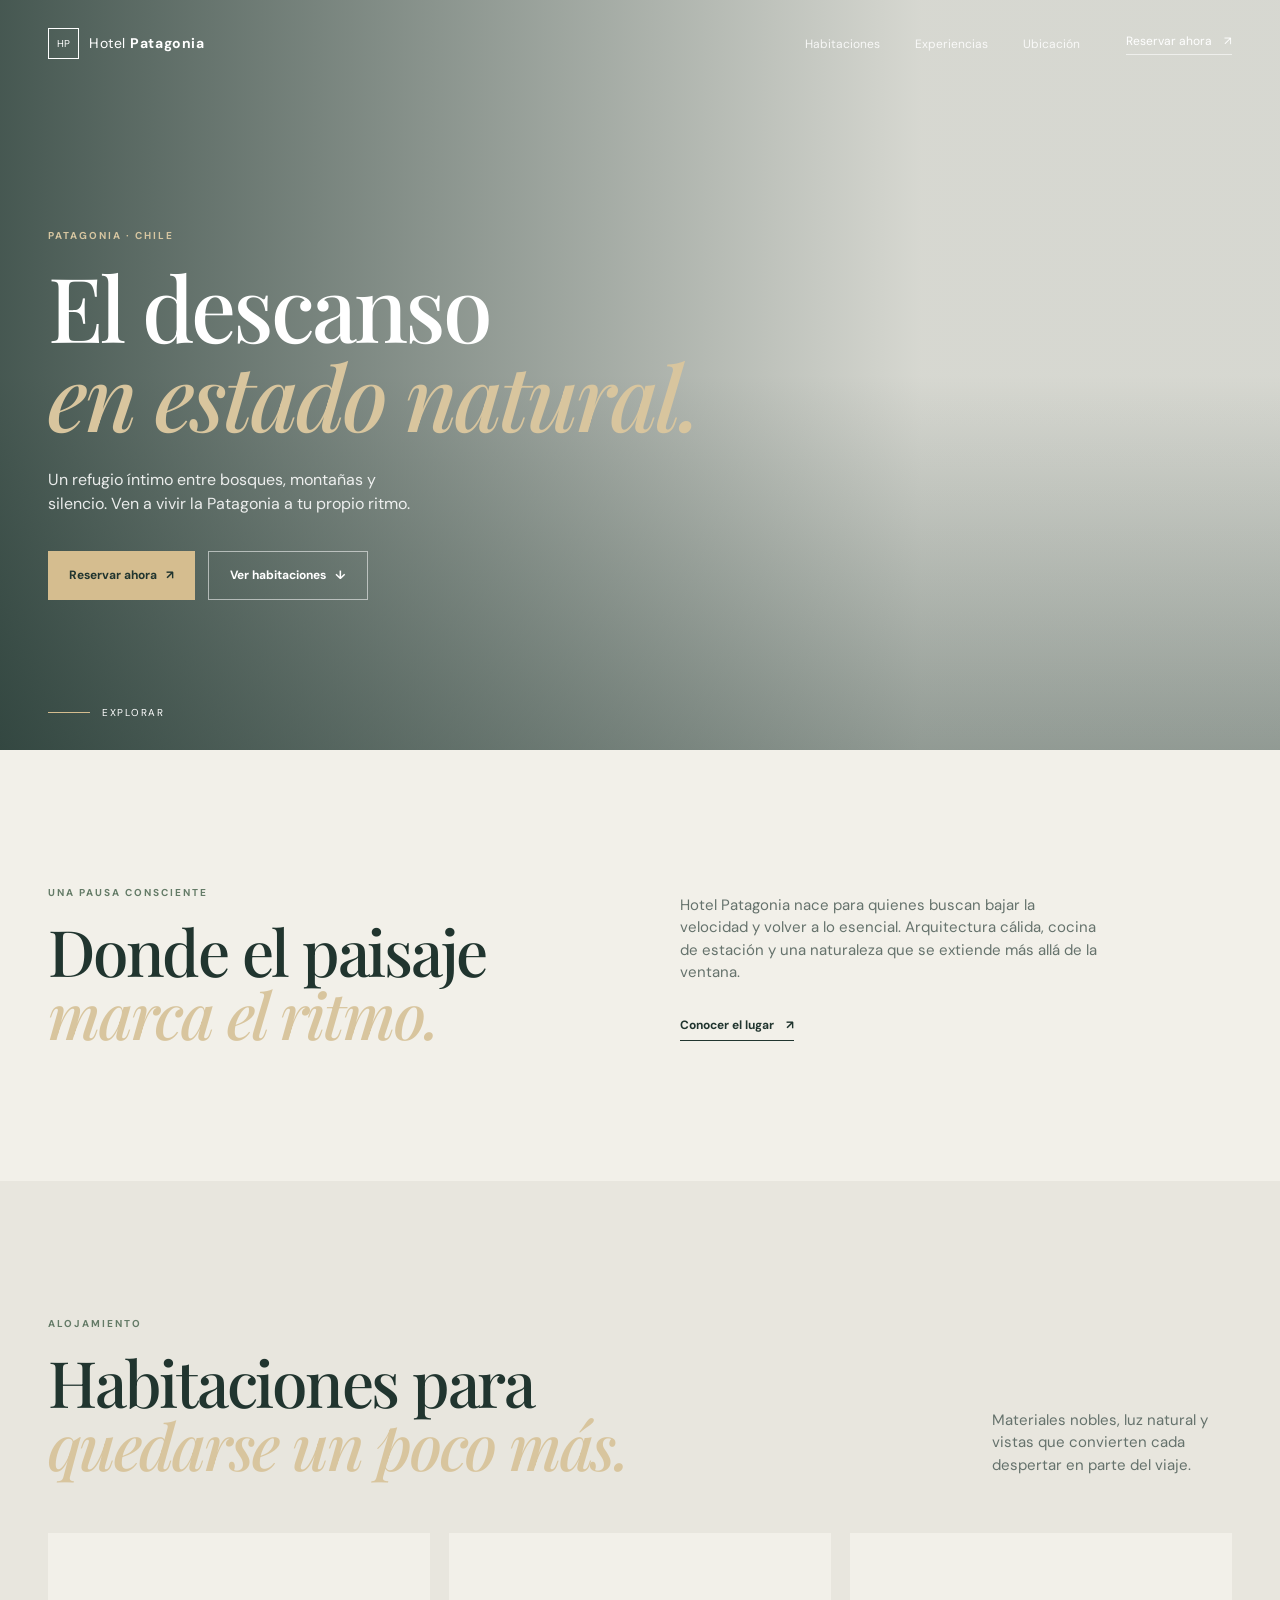
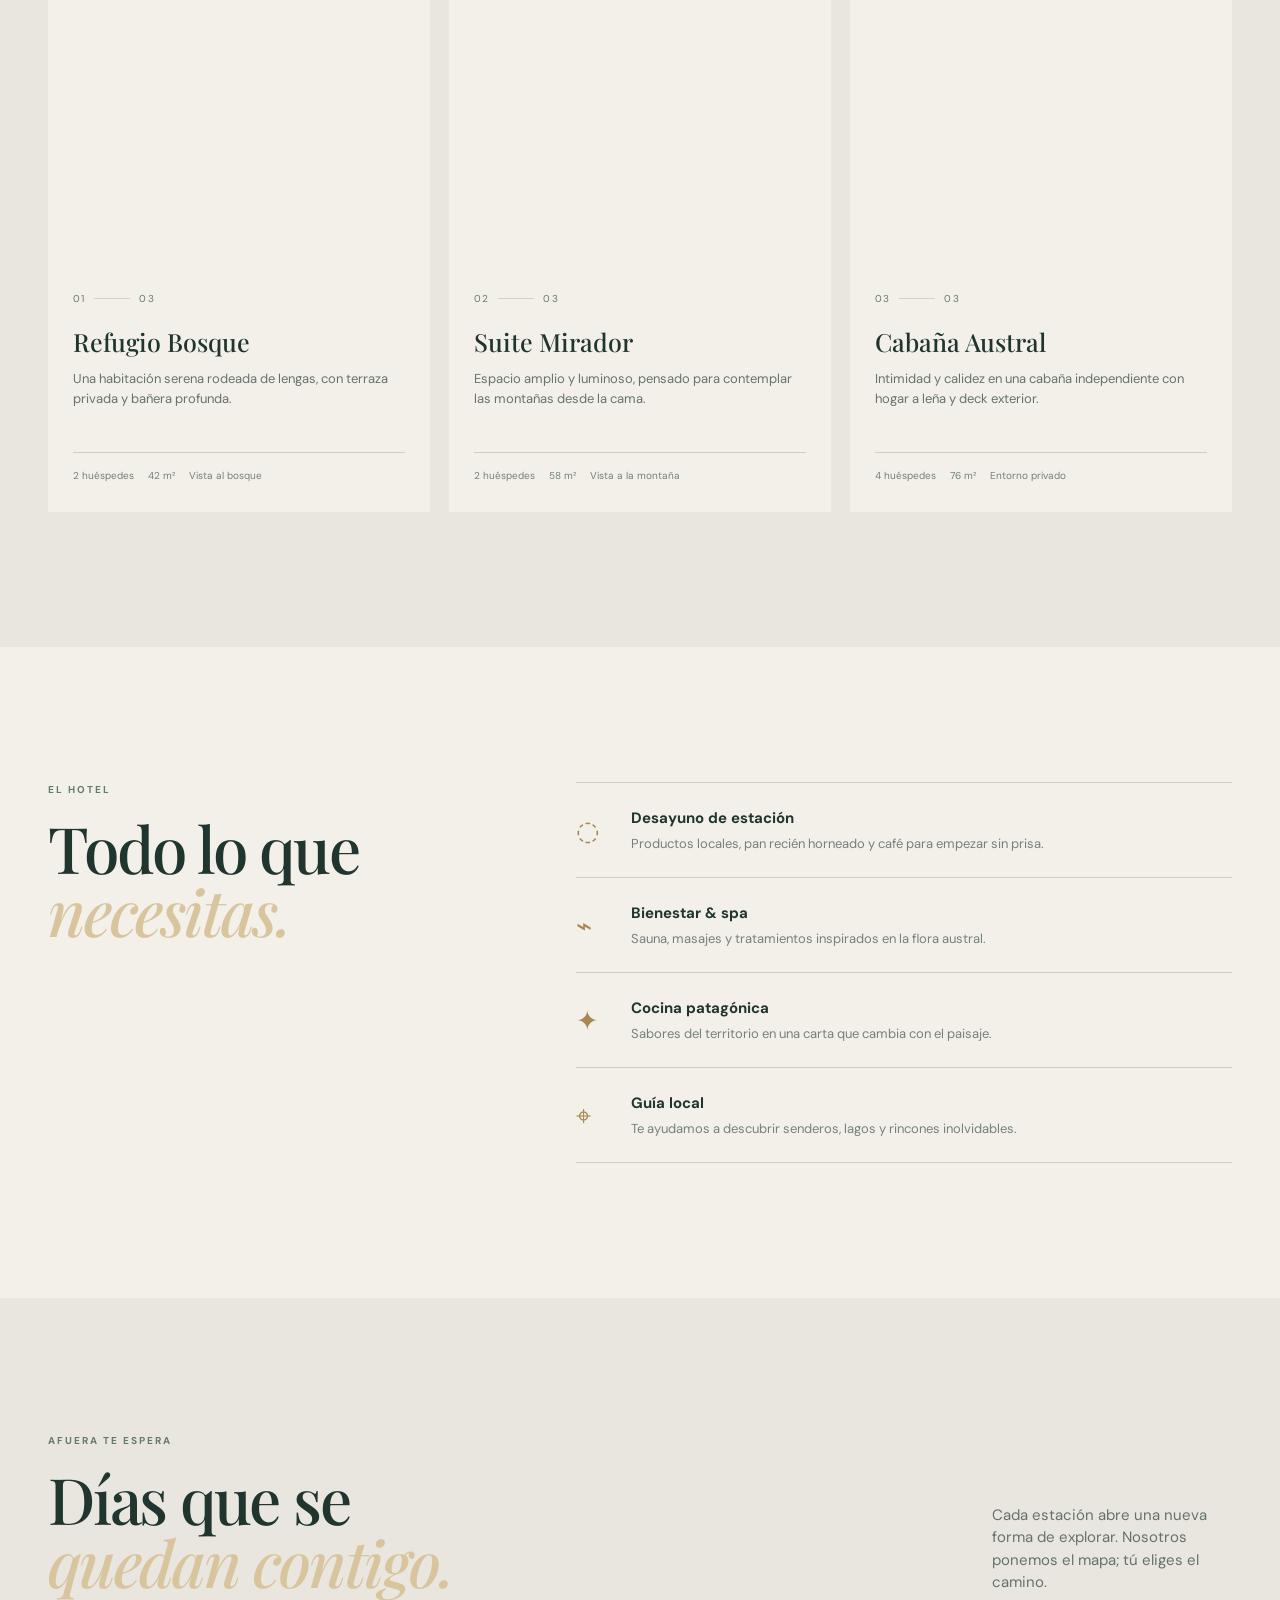
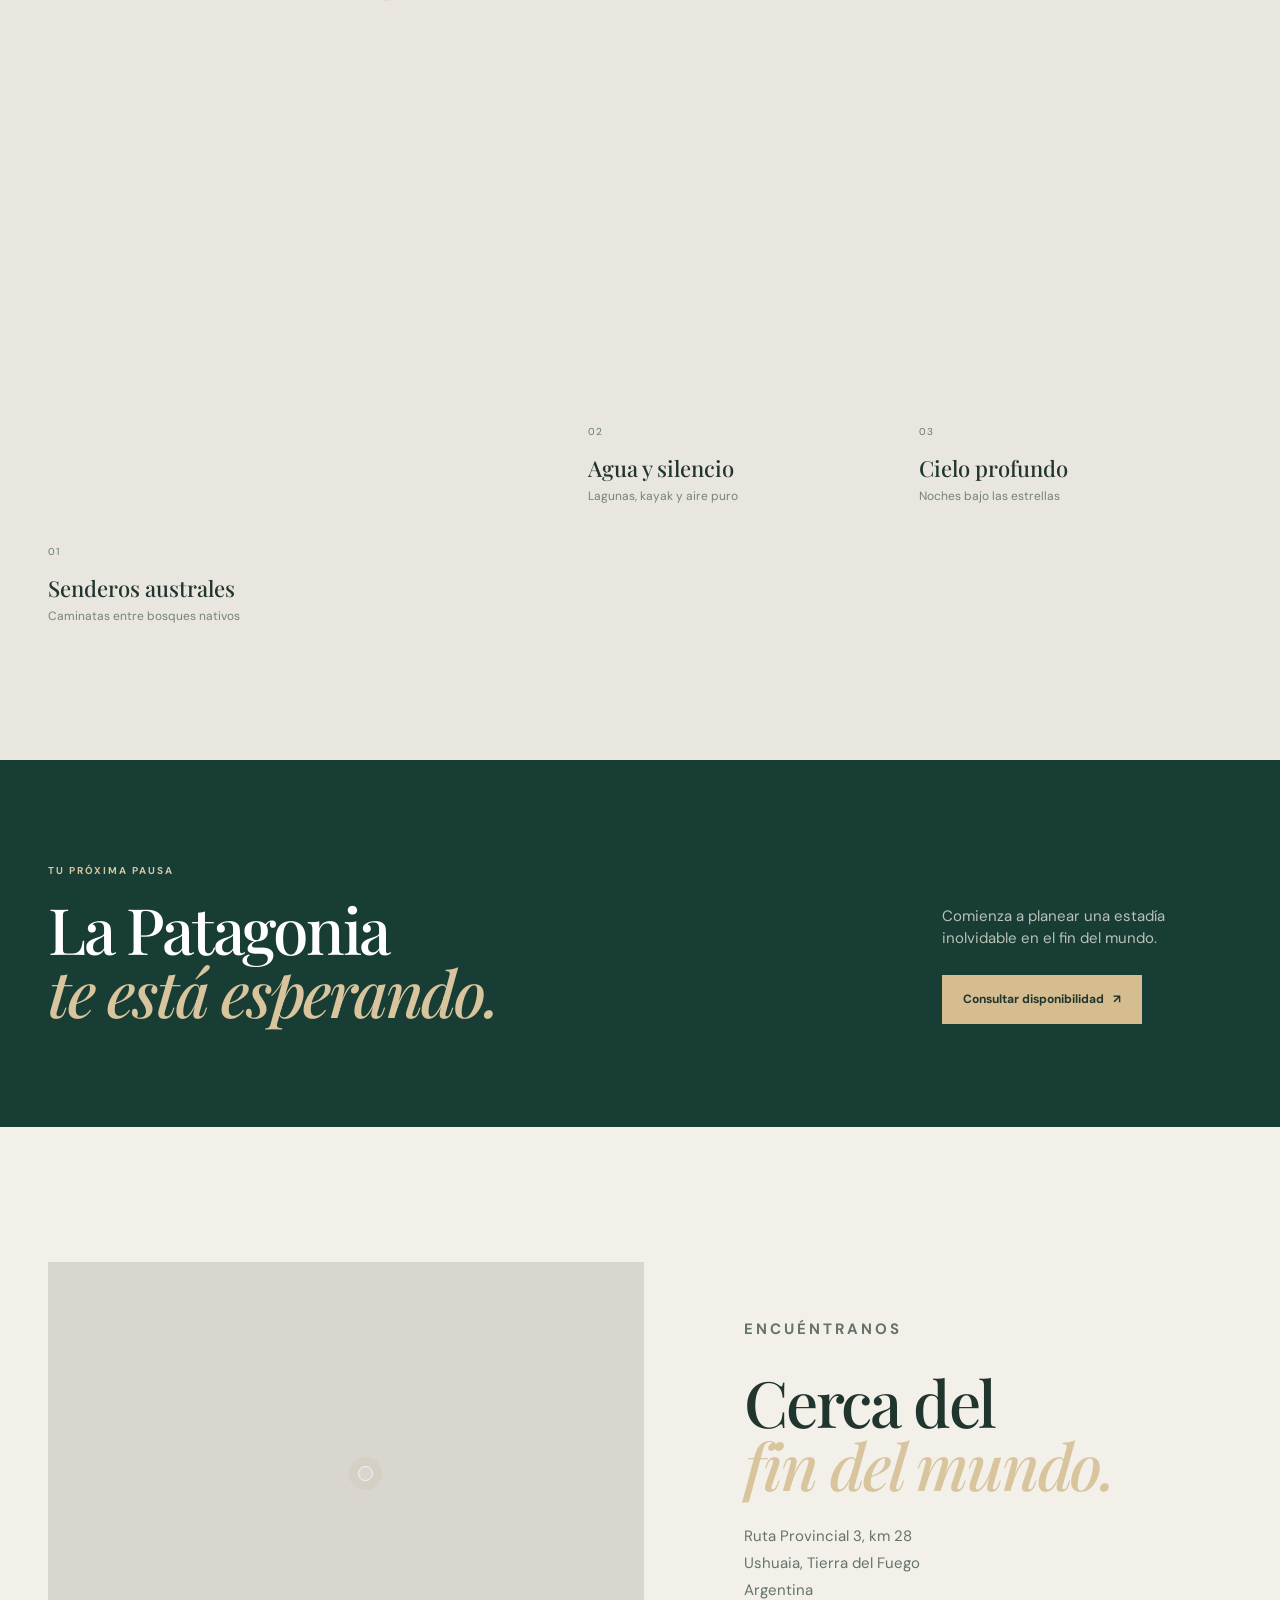
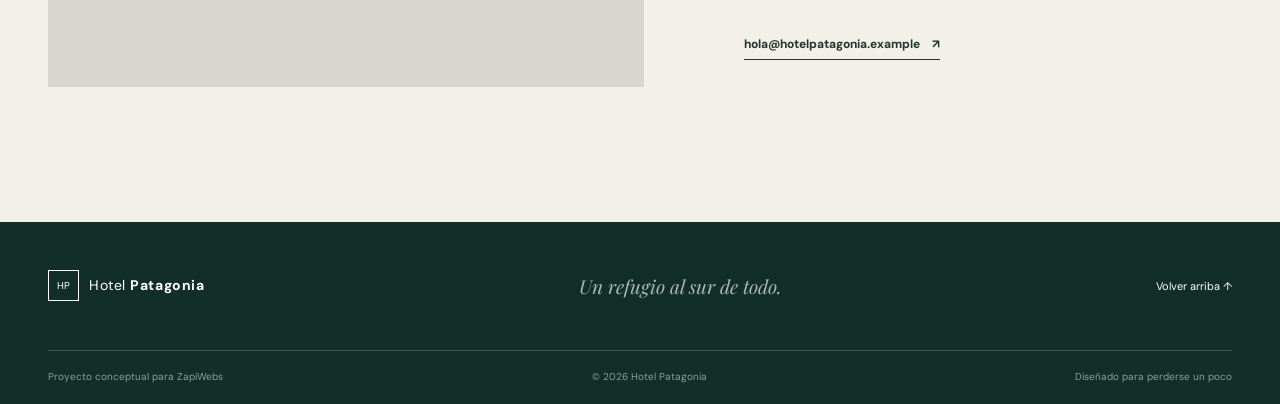
<file: hotel-patagonia.html>
<!DOCTYPE html>
<html lang="es">

<head>
    <meta charset="UTF-8">
    <meta name="viewport" content="width=device-width, initial-scale=1.0">
    <meta name="description" content="Hotel Patagonia: descanso, naturaleza y experiencias en el fin del mundo.">
    <title>Hotel Patagonia | Descanso al fin del mundo</title>
    <link rel="preconnect" href="https://fonts.googleapis.com">
    <link rel="preconnect" href="https://fonts.gstatic.com" crossorigin>
    <link href="https://fonts.googleapis.com/css2?family=DM+Sans:wght@400;500;600;700&family=Playfair+Display:wght@500;600;700&display=swap" rel="stylesheet">
    <link rel="stylesheet" href="hotel-patagonia.css">
</head>

<body>
    <header class="site-header">
        <nav class="nav container" aria-label="Navegación principal">
            <a class="brand" href="#inicio" aria-label="Hotel Patagonia, inicio">
                <span class="brand-mark">HP</span>
                <span>Hotel <strong>Patagonia</strong></span>
            </a>
            <button class="menu-toggle" type="button" aria-expanded="false" aria-controls="mobile-navigation" aria-label="Abrir menú">
                <span></span>
                <span></span>
                <span></span>
            </button>
            <div class="nav-links" id="mobile-navigation">
                <a href="#habitaciones">Habitaciones</a>
                <a href="#experiencias">Experiencias</a>
                <a href="#ubicacion">Ubicación</a>
            </div>
            <a class="nav-cta" href="#reservas">Reservar ahora <span aria-hidden="true">↗</span></a>
        </nav>
    </header>

    <main>
        <section class="hero" id="inicio">
            <div class="hero-overlay"></div>
            <div class="hero-content container">
                <p class="eyebrow light">PATAGONIA · CHILE</p>
                <h1>El descanso<br><em>en estado natural.</em></h1>
                <p class="hero-copy">Un refugio íntimo entre bosques, montañas y silencio. Ven a vivir la Patagonia a tu propio ritmo.</p>
                <div class="hero-actions">
                    <a class="button button-primary" href="#reservas">Reservar ahora <span aria-hidden="true">↗</span></a>
                    <a class="button button-ghost" href="#habitaciones">Ver habitaciones <span aria-hidden="true">↓</span></a>
                </div>
            </div>
            <div class="hero-scroll" aria-hidden="true"><span></span> Explorar</div>
        </section>

        <section class="intro section container" aria-labelledby="intro-title">
            <div class="intro-heading">
                <p class="eyebrow">UNA PAUSA CONSCIENTE</p>
                <h2 id="intro-title">Donde el paisaje<br><em>marca el ritmo.</em></h2>
            </div>
            <div class="intro-copy">
                <p>Hotel Patagonia nace para quienes buscan bajar la velocidad y volver a lo esencial. Arquitectura cálida, cocina de estación y una naturaleza que se extiende más allá de la ventana.</p>
                <a class="text-link" href="#experiencias">Conocer el lugar <span aria-hidden="true">↗</span></a>
            </div>
        </section>

        <section class="rooms section" id="habitaciones" aria-labelledby="rooms-title">
            <div class="section-heading container">
                <div>
                    <p class="eyebrow">ALOJAMIENTO</p>
                    <h2 id="rooms-title">Habitaciones para<br><em>quedarse un poco más.</em></h2>
                </div>
                <p>Materiales nobles, luz natural y vistas que convierten cada despertar en parte del viaje.</p>
            </div>
            <div class="rooms-grid container">
                <article class="room-card room-card-featured">
                    <div class="room-image image-lodge"></div>
                    <div class="room-info">
                        <p class="room-number">01 <span></span> 03</p>
                        <h3>Refugio Bosque</h3>
                        <p>Una habitación serena rodeada de lengas, con terraza privada y bañera profunda.</p>
                        <div class="room-meta"><span>2 huéspedes</span><span>42 m²</span><span>Vista al bosque</span></div>
                    </div>
                </article>
                <article class="room-card">
                    <div class="room-image image-mountain"></div>
                    <div class="room-info">
                        <p class="room-number">02 <span></span> 03</p>
                        <h3>Suite Mirador</h3>
                        <p>Espacio amplio y luminoso, pensado para contemplar las montañas desde la cama.</p>
                        <div class="room-meta"><span>2 huéspedes</span><span>58 m²</span><span>Vista a la montaña</span></div>
                    </div>
                </article>
                <article class="room-card">
                    <div class="room-image image-cabin"></div>
                    <div class="room-info">
                        <p class="room-number">03 <span></span> 03</p>
                        <h3>Cabaña Austral</h3>
                        <p>Intimidad y calidez en una cabaña independiente con hogar a leña y deck exterior.</p>
                        <div class="room-meta"><span>4 huéspedes</span><span>76 m²</span><span>Entorno privado</span></div>
                    </div>
                </article>
            </div>
        </section>

        <section class="services section container" aria-labelledby="services-title">
            <div class="services-title">
                <p class="eyebrow">EL HOTEL</p>
                <h2 id="services-title">Todo lo que<br><em>necesitas.</em></h2>
            </div>
            <div class="services-list">
                <article class="service-item"><span class="service-icon">◌</span><div><h3>Desayuno de estación</h3><p>Productos locales, pan recién horneado y café para empezar sin prisa.</p></div></article>
                <article class="service-item"><span class="service-icon">⌁</span><div><h3>Bienestar & spa</h3><p>Sauna, masajes y tratamientos inspirados en la flora austral.</p></div></article>
                <article class="service-item"><span class="service-icon">✦</span><div><h3>Cocina patagónica</h3><p>Sabores del territorio en una carta que cambia con el paisaje.</p></div></article>
                <article class="service-item"><span class="service-icon">⌖</span><div><h3>Guía local</h3><p>Te ayudamos a descubrir senderos, lagos y rincones inolvidables.</p></div></article>
            </div>
        </section>

        <section class="experiences section" id="experiencias" aria-labelledby="experiences-title">
            <div class="section-heading container">
                <div><p class="eyebrow">AFUERA TE ESPERA</p><h2 id="experiences-title">Días que se<br><em>quedan contigo.</em></h2></div>
                <p>Cada estación abre una nueva forma de explorar. Nosotros ponemos el mapa; tú eliges el camino.</p>
            </div>
            <div class="experience-grid container">
                <article class="experience-card experience-large"><div class="experience-image image-trekking"></div><div class="experience-caption"><span>01</span><h3>Senderos australes</h3><p>Caminatas entre bosques nativos</p></div></article>
                <article class="experience-card"><div class="experience-image image-lake"></div><div class="experience-caption"><span>02</span><h3>Agua y silencio</h3><p>Lagunas, kayak y aire puro</p></div></article>
                <article class="experience-card"><div class="experience-image image-stargazing"></div><div class="experience-caption"><span>03</span><h3>Cielo profundo</h3><p>Noches bajo las estrellas</p></div></article>
            </div>
        </section>

        <section class="booking section" id="reservas" aria-labelledby="booking-title">
            <div class="booking-inner container">
                <div><p class="eyebrow light">TU PRÓXIMA PAUSA</p><h2 id="booking-title">La Patagonia<br><em>te está esperando.</em></h2></div>
                <div class="booking-copy"><p>Comienza a planear una estadía inolvidable en el fin del mundo.</p><a class="button button-primary" href="mailto:hola@hotelpatagonia.example">Consultar disponibilidad <span aria-hidden="true">↗</span></a></div>
            </div>
        </section>

        <section class="location section container" id="ubicacion" aria-labelledby="location-title">
            <div class="location-map" role="img" aria-label="Mapa ilustrativo de la ubicación del Hotel Patagonia"></div>
            <div class="location-info"><p class="eyebrow">ENCUÉNTRANOS</p><h2 id="location-title">Cerca del<br><em>fin del mundo.</em></h2><p>Ruta Provincial 3, km 28<br>Ushuaia, Tierra del Fuego<br>Argentina</p><a class="text-link" href="mailto:hola@hotelpatagonia.example">hola@hotelpatagonia.example <span aria-hidden="true">↗</span></a></div>
        </section>
    </main>

    <footer class="footer">
        <div class="footer-main container"><a class="brand" href="#inicio"><span class="brand-mark">HP</span><span>Hotel <strong>Patagonia</strong></span></a><p>Un refugio al sur de todo.</p><a class="back-top" href="#inicio">Volver arriba <span aria-hidden="true">↑</span></a></div>
        <div class="footer-bottom container"><span>Proyecto conceptual para ZapiWebs</span><span>© 2026 Hotel Patagonia</span><span>Diseñado para perderse un poco</span></div>
    </footer>
    <script>
        const menuToggle = document.querySelector('.menu-toggle');
        const navigation = document.querySelector('.nav-links');

        menuToggle.addEventListener('click', () => {
            const isOpen = navigation.classList.toggle('is-open');
            menuToggle.setAttribute('aria-expanded', String(isOpen));
            menuToggle.setAttribute('aria-label', isOpen ? 'Cerrar menú' : 'Abrir menú');
        });

        navigation.querySelectorAll('a').forEach((link) => {
            link.addEventListener('click', () => {
                navigation.classList.remove('is-open');
                menuToggle.setAttribute('aria-expanded', 'false');
                menuToggle.setAttribute('aria-label', 'Abrir menú');
            });
        });
    </script>
</body>

</html>
</file>
<file: style.css>
/* CONFIGURACIÓN GENERAL */

* {
    margin: 0;
    padding: 0;
    box-sizing: border-box;
}

html {
    scroll-behavior: smooth;
}

body {
    background: #0b1120;
    color: white;
    font-family: Arial, sans-serif;
}


/* NAVEGACIÓN */

header {
    width: 100%;
    position: absolute;
    top: 0;
    left: 0;
    z-index: 10;
}

.navbar {
    max-width: 1200px;
    margin: auto;

    display: flex;
    justify-content: space-between;
    align-items: center;

    padding: 26px 25px;
}

.logo {
    display: block;
    width: clamp(145px, 16.5vw, 223px);
    height: auto;
    max-height: 40px;
    object-fit: contain;
}

.nav-links {
    display: flex;
    gap: 32px;
}

.nav-links a {
    color: #cbd5e1;
    text-decoration: none;
    font-size: 14px;
    font-weight: 600;
    transition: color 0.25s ease;
}

.nav-links a:hover {
    color: white;
}

.nav-button {
    background: #e0f2fe;
    color: #07111f;

    padding: 12px 18px;
    border-radius: 6px;

    text-decoration: none;
    font-size: 14px;
    font-weight: 800;
    transition: background 0.25s ease, transform 0.25s ease;
}

.nav-button:hover {
    background: #38bdf8;
    transform: translateY(-2px);
}


/* HERO */

.hero {
    position: relative;
    overflow: hidden;
    min-height: 100vh;

    display: flex;
    justify-content: center;
    align-items: center;

    text-align: center;

    padding: 150px 25px 90px;
    background:
        radial-gradient(circle at 75% 45%, rgba(14, 165, 233, 0.12), transparent 28%),
        linear-gradient(135deg, #0b1120 0%, #0c1528 55%, #09101d 100%);
}

.hero::before {
    content: "";
    position: absolute;
    inset: 0;
    opacity: 0.35;
    background-image:
        linear-gradient(rgba(56, 189, 248, 0.08) 1px, transparent 1px),
        linear-gradient(90deg, rgba(56, 189, 248, 0.08) 1px, transparent 1px);
    background-size: 72px 72px;
    mask-image: linear-gradient(to bottom, black, transparent 80%);
    pointer-events: none;
}

.hero::after {
    content: "";
    position: absolute;
    width: 420px;
    height: 420px;
    right: -170px;
    bottom: -220px;
    border: 1px solid rgba(56, 189, 248, 0.25);
    border-radius: 50%;
    box-shadow: 0 0 0 32px rgba(56, 189, 248, 0.04), 0 0 0 64px rgba(56, 189, 248, 0.025);
    pointer-events: none;
}

.hero-content {
    position: relative;
    z-index: 1;
    max-width: 970px;
}

.mini-title {
    color: #38bdf8;
    font-size: 14px;
    font-weight: bold;
    letter-spacing: 3px;

    margin-bottom: 25px;
}

.hero h1 {
    max-width: 900px;
    margin: 0 auto 28px;
    color: #f8fafc;
    font-family: Georgia, "Times New Roman", serif;
    font-size: clamp(3.2rem, 7vw, 6.3rem);
    font-weight: 400;
    letter-spacing: -2.5px;
    line-height: 0.98;
}

.hero h1 span {
    display: block;
    color: #38bdf8;
}

.hero-description {
    max-width: 650px;
    margin: auto;

    color: #94a3b8;

    font-size: 17px;
    line-height: 1.7;
}


/* BOTONES */

.hero-buttons {
    margin-top: 38px;

    display: flex;
    justify-content: center;
    gap: 15px;
}

.primary-button,
.secondary-button {
    padding: 15px 25px;

    border-radius: 8px;

    text-decoration: none;
    font-weight: bold;
}

.hero .primary-button,
.hero .secondary-button {
    padding: 16px 24px;
    border-radius: 6px;
    transition: transform 0.25s ease, background 0.25s ease, border-color 0.25s ease;
}

.hero .primary-button {
    background: #38bdf8;
    color: #07111f;
    box-shadow: 0 10px 30px rgba(56, 189, 248, 0.18);
}

.hero .secondary-button {
    border: 1px solid #334155;
    color: white;
    background: rgba(15, 23, 42, 0.35);
}

.hero .primary-button:hover {
    transform: translateY(-2px);
    background: #7dd3fc;
}

.hero .secondary-button:hover {
    background: #1e293b;
    border-color: #38bdf8;
    transform: translateY(-2px);
}


/* CELULARES */

@media (max-width: 768px) {

    .nav-links {
        display: none;
    }

    .hero h1 {
        letter-spacing: -1.5px;
    }

    .hero-buttons {
        flex-direction: column;
    }

}/* =========================
   SERVICIOS
========================= */

.services {
    padding: 110px 25px;
    background: #0f172a;
}

.section-header {
    max-width: 750px;
    margin: 0 auto 60px;
    text-align: center;
}

.section-header h2 {
    font-size: 45px;
    line-height: 1.15;
    margin-bottom: 20px;
}

.section-header > p:last-child {
    color: #94a3b8;
    font-size: 18px;
    line-height: 1.6;
}

.services-grid {
    max-width: 1200px;
    margin: auto;

    display: grid;
    grid-template-columns: repeat(4, 1fr);
    gap: 20px;
}

.service-card {
    background: #111c31;
    border: 1px solid #1e293b;
    border-radius: 15px;

    padding: 35px 30px;

    transition: 0.3s ease;
}

.service-card:hover {
    transform: translateY(-8px);
    border-color: #38bdf8;
}

.service-icon {
    width: 50px;
    height: 50px;

    display: flex;
    align-items: center;
    justify-content: center;

    background: rgba(56, 189, 248, 0.1);
    color: #38bdf8;

    border-radius: 10px;

    font-size: 25px;

    margin-bottom: 25px;
}

.service-card h3 {
    font-size: 22px;
    margin-bottom: 15px;
}

.service-card p {
    color: #94a3b8;
    line-height: 1.7;
    margin-bottom: 25px;
}

.service-card a {
    color: #38bdf8;
    text-decoration: none;
    font-weight: bold;
}


/* TABLETS */

@media (max-width: 1000px) {

    .services-grid {
        grid-template-columns: repeat(2, 1fr);
    }

}


/* CELULARES */

@media (max-width: 600px) {

    .services-grid {
        grid-template-columns: 1fr;
    }

    .section-header h2 {
        font-size: 34px;
    }

}
/* =========================
   PLANES
========================= */

.plans {
    padding: 110px 25px;
    background: #0b1120;
}

.plans-grid {
    max-width: 1200px;
    margin: auto;

    display: grid;
    grid-template-columns: repeat(3, 1fr);
    gap: 20px;
    align-items: stretch;
}

.plan-card {
    position: relative;
    display: flex;
    flex-direction: column;

    padding: 38px 32px 32px;

    background: #111c31;
    border: 1px solid #1e293b;
    border-radius: 15px;

    transition: transform 0.3s ease, border-color 0.3s ease;
}

.plan-card:hover {
    transform: translateY(-8px);
    border-color: #38bdf8;
}

.featured-plan {
    border-color: #38bdf8;
    box-shadow: 0 16px 45px rgba(56, 189, 248, 0.12);
}

.plan-badge {
    position: absolute;
    top: 0;
    right: 28px;

    padding: 8px 13px;

    background: #38bdf8;
    color: #07111f;
    border-radius: 0 0 6px 6px;

    font-size: 11px;
    font-weight: bold;
    letter-spacing: 1px;
}

.plan-label {
    color: #38bdf8;
    font-size: 13px;
    font-weight: bold;
    letter-spacing: 2px;
    margin-bottom: 18px;
}

.plan-card h3 {
    font-size: 30px;
    margin-bottom: 14px;
}

.plan-description {
    min-height: 54px;
    color: #94a3b8;
    line-height: 1.6;
}

.plan-price {
    margin: 28px 0 24px;
    color: #f8fafc;
    font-size: 16px;
    font-weight: bold;
}

.plan-features {
    display: grid;
    gap: 14px;

    padding: 24px 0;
    margin: 0 0 28px;
    border-top: 1px solid #1e293b;
    border-bottom: 1px solid #1e293b;

    list-style: none;
    color: #cbd5e1;
    line-height: 1.45;
}

.plan-features li {
    position: relative;
    padding-left: 22px;
}

.plan-features li::before {
    content: "✓";
    position: absolute;
    left: 0;
    color: #38bdf8;
    font-weight: bold;
}

.plan-button {
    display: block;
    margin-top: auto;
    padding: 14px 20px;

    border: 1px solid #334155;
    border-radius: 6px;

    color: #f8fafc;
    text-align: center;
    text-decoration: none;
    font-weight: bold;

    transition: background 0.25s ease, border-color 0.25s ease, transform 0.25s ease;
}

.plan-button:hover {
    background: #38bdf8;
    border-color: #38bdf8;
    color: #07111f;
    transform: translateY(-2px);
}

@media (max-width: 900px) {

    .plans-grid {
        grid-template-columns: 1fr;
        max-width: 650px;
    }

}

/* =========================
   PROYECTOS
========================= */

.projects {
    padding: 110px 25px;
    background: #0b1120;
}

.projects-grid {
    max-width: 1200px;
    margin: auto;

    display: grid;
    grid-template-columns: repeat(3, 1fr);
    gap: 25px;
}

.project-card {
    background: #111c31;
    border: 1px solid #1e293b;
    border-radius: 16px;
    overflow: hidden;

    transition: 0.3s ease;
}

.project-card:hover {
    transform: translateY(-8px);
    border-color: #38bdf8;
}

.project-image {
    height: 230px;

    display: flex;
    align-items: flex-end;

    padding: 25px;

    background-size: cover;
    background-position: center;

    position: relative;
}

.project-image::before {
    content: "";
    position: absolute;
    inset: 0;

    background: linear-gradient(
        to top,
        rgba(11, 17, 32, 0.95),
        rgba(11, 17, 32, 0.15)
    );
}

.project-image span {
    position: relative;
    z-index: 1;

    font-size: 13px;
    letter-spacing: 2px;
    font-weight: bold;

    color: #38bdf8;
}

.hotel-project {
    background-image:
        linear-gradient(rgba(15, 23, 42, 0.15), rgba(15, 23, 42, 0.15)),
        url("https://images.unsplash.com/photo-1566073771259-6a8506099945?auto=format&fit=crop&w=1200&q=80");
}

.restaurant-project {
    background-image:
        linear-gradient(rgba(15, 23, 42, 0.15), rgba(15, 23, 42, 0.15)),
        url("https://images.unsplash.com/photo-1517248135467-4c7edcad34c4?auto=format&fit=crop&w=1200&q=80");
}

.tourism-project {
    background-image:
        linear-gradient(rgba(15, 23, 42, 0.15), rgba(15, 23, 42, 0.15)),
        url("https://images.unsplash.com/photo-1464822759023-fed622ff2c3b?auto=format&fit=crop&w=1200&q=80");
}

.project-info {
    padding: 28px;
}

.project-label {
    color: #38bdf8;
    font-size: 13px;
    margin-bottom: 10px;
}

.project-info h3 {
    font-size: 25px;
    margin-bottom: 15px;
}

.project-info > p:not(.project-label) {
    color: #94a3b8;
    line-height: 1.7;
    margin-bottom: 22px;
}

.project-info a {
    color: white;
    text-decoration: none;
    font-weight: bold;
}

.project-info a:hover {
    color: #38bdf8;
}


/* TABLETS */

@media (max-width: 900px) {

    .projects-grid {
        grid-template-columns: 1fr;
        max-width: 650px;
    }

}
/* =========================
   PROCESO
========================= */

.process {
    padding: 110px 25px;
    background: #0f172a;
}

.process-grid {
    max-width: 1200px;
    margin: auto;

    display: grid;
    grid-template-columns: repeat(4, 1fr);
    gap: 30px;
}

.process-step {
    position: relative;
    padding-top: 25px;

    border-top: 1px solid #334155;
}

.step-number {
    display: block;

    color: #38bdf8;
    font-size: 14px;
    font-weight: bold;
    letter-spacing: 2px;

    margin-bottom: 25px;
}

.process-step h3 {
    font-size: 22px;
    margin-bottom: 15px;
}

.process-step p {
    color: #94a3b8;
    line-height: 1.7;
}


/* TABLETS */

@media (max-width: 900px) {

    .process-grid {
        grid-template-columns: repeat(2, 1fr);
    }

}


/* CELULARES */

@media (max-width: 600px) {

    .process-grid {
        grid-template-columns: 1fr;
    }

}
/* =========================
   CONTACTO
========================= */

.contact {
    padding: 110px 25px;
    background: #0b1120;
}

.contact-box {
    position: relative;
    overflow: hidden;
    max-width: 1100px;
    margin: auto;

    text-align: center;

    padding: 96px 40px 84px;

    background:
        radial-gradient(circle at 50% 0%, rgba(56, 189, 248, 0.14), transparent 42%),
        linear-gradient(145deg, #14243b 0%, #111c31 58%, #0d1729 100%);

    border: 1px solid rgba(56, 189, 248, 0.25);
    border-radius: 25px;
    box-shadow: 0 24px 70px rgba(0, 0, 0, 0.22);
}

.contact-box::before {
    content: "";
    position: absolute;
    top: 0;
    left: 12%;
    right: 12%;
    height: 1px;
    background: linear-gradient(90deg, transparent, rgba(125, 211, 252, 0.8), transparent);
}

.contact-box > * {
    position: relative;
    z-index: 1;
}

.contact-box h2 {
    max-width: 800px;
    margin: 0 auto 24px;

    color: #f8fafc;
    font-family: Georgia, "Times New Roman", serif;
    font-size: clamp(2.6rem, 5vw, 4.3rem);
    font-weight: 400;
    letter-spacing: -1.5px;
    line-height: 1.15;
}

.contact-description {
    max-width: 650px;
    margin: auto;

    color: #94a3b8;
    font-size: 18px;
    line-height: 1.7;
}

.contact-buttons {
    margin-top: 36px;

    display: flex;
    justify-content: center;
    gap: 15px;
}

.contact-buttons .primary-button {
    padding: 17px 28px;
    border-radius: 7px;
    background: #38bdf8;
    color: #07111f;
    box-shadow: 0 12px 30px rgba(56, 189, 248, 0.2);
    text-decoration: none;
    font-weight: bold;
    transition: background 0.25s ease, transform 0.25s ease, box-shadow 0.25s ease;
}

.contact-buttons .primary-button:hover {
    background: #7dd3fc;
    box-shadow: 0 16px 34px rgba(56, 189, 248, 0.28);
    transform: translateY(-2px);
}

.contact-trust {
    margin-top: 23px;
    color: #7f93aa;
    font-size: 13px;
    letter-spacing: 0.3px;
}


/* =========================
   FOOTER
========================= */

footer {
    padding: 50px 25px;

    background: #080d18;
    border-top: 1px solid #1e293b;
}

.footer-content {
    max-width: 1200px;
    margin: auto;

    text-align: center;
}

.footer-logo {
    font-size: 24px;
    font-weight: bold;

    margin-bottom: 15px;
}

.footer-logo span {
    color: #38bdf8;
}

.footer-content > p {
    color: #94a3b8;
}

.copyright {
    margin-top: 30px;
    font-size: 13px;
    color: #64748b !important;
}


/* CELULARES */

@media (max-width: 600px) {

    .contact-box {
        padding: 60px 25px;
    }

    .contact-box h2 {
        font-size: 35px;
        letter-spacing: -0.8px;
    }

    .contact-buttons {
        flex-direction: column;
    }

    .contact-buttons .primary-button {
        width: 100%;
    }

    .contact-trust {
        max-width: 230px;
        margin-right: auto;
        margin-left: auto;
        line-height: 1.7;
    }

}
/* =========================
   ANIMACIONES
========================= */

.service-card,
.project-card,
.process-step {
    opacity: 0;
    transform: translateY(30px);

    transition:
        opacity 0.6s ease,
        transform 0.6s ease,
        border-color 0.3s ease;
}

.service-card.show,
.project-card.show,
.process-step.show {
    opacity: 1;
    transform: translateY(0);
}
/* =========================
   MENÚ MÓVIL
========================= */

.menu-toggle {
    display: none;

    background: transparent;
    border: 1px solid #334155;
    border-radius: 6px;

    width: 42px;
    height: 42px;
    padding: 10px;

    cursor: pointer;
}

.menu-toggle span {
    display: block;
    width: 20px;
    height: 2px;
    margin: 4px auto;
    background: #e0f2fe;
}

@media (max-width: 768px) {

    .navbar {
        position: relative;
    }

    .logo {
        width: 145px;
        max-width: calc(100% - 58px);
        max-height: 34px;
    }

    .menu-toggle {
        display: block;
        order: 3;
    }

    .nav-button {
        display: none;
    }

    .nav-links {
        display: none;

        position: absolute;

        top: 82px;
        left: 25px;
        right: 25px;

        flex-direction: column;
        gap: 0;

        padding: 15px;

        background: rgba(17, 28, 49, 0.98);

        border: 1px solid #1e293b;
        border-radius: 12px;

        z-index: 1000;
    }

    .nav-links.active {
        display: flex;
    }

    .nav-links a {
        padding: 15px;
    }

    .hero {
        min-height: 760px;
        padding: 130px 22px 70px;
    }

    .hero::after {
        width: 280px;
        height: 280px;
        right: 0;
        bottom: -160px;
    }

    .hero-content {
        flex: 0 1 100%;
        width: 100%;
        min-width: 0;
    }

    .hero h1 {
        width: 100%;
        font-size: clamp(2.35rem, 10vw, 4rem);
        line-height: 1.05;
        overflow-wrap: anywhere;
    }

    .hero-description {
        width: 100%;
        max-width: 100%;
        font-size: 16px;
    }

    .hero-buttons {
        width: 100%;
        max-width: 100%;
        margin-right: auto;
        margin-left: auto;
    }

    .hero-buttons a {
        width: 100%;
        min-width: 0;
        text-align: center;
    }

}
</file>
<file: andes-experience.css>
@import url('https://fonts.googleapis.com/css2?family=DM+Sans:wght@400;500;600;700&family=Space+Grotesk:wght@400;500;600;700&display=swap');

:root { --night: #102421; --deep: #0b1917; --forest: #24443b; --sage: #8ba58d; --mist: #e5e6dc; --sand: #c8b88e; --lime: #bfca85; --line: rgba(229,230,220,.2); --display: 'Space Grotesk', sans-serif; --body: 'DM Sans', sans-serif; }
* { box-sizing: border-box; margin: 0; padding: 0; }
html { scroll-behavior: smooth; }
body { background: var(--night); color: var(--mist); font-family: var(--body); line-height: 1.5; }
a { color: inherit; text-decoration: none; }
.container { margin: 0 auto; max-width: 1240px; width: calc(100% - 96px); }
.site-header { color: var(--mist); left: 0; position: absolute; right: 0; top: 0; z-index: 3; }
.nav { align-items: center; display: flex; justify-content: space-between; padding: 26px 0; }
.brand { align-items: center; display: inline-flex; font-family: var(--display); font-size: 14px; gap: 10px; letter-spacing: -.02em; }
.brand strong { font-weight: 700; }
.brand-mark { align-items: center; border: 1px solid var(--lime); color: var(--lime); display: inline-flex; font-size: 14px; height: 30px; justify-content: center; transform: rotate(45deg); width: 30px; }
.brand-mark::first-letter { transform: rotate(-45deg); }
.nav-links { display: flex; gap: 31px; margin-left: auto; margin-right: 46px; }
.nav-links a, .nav-cta { font-size: 11px; letter-spacing: .03em; }
.nav-links a { opacity: .8; }
.nav-links a:hover, .nav-cta:hover, .destination-caption a:hover, .footer a:hover { color: var(--lime); }
.nav-cta { border: 1px solid var(--lime); padding: 11px 15px; }
.nav-cta span, .button span, .destination-caption a span { margin-left: 8px; }
.menu-toggle { background: transparent; border: 1px solid rgba(191,202,133,.7); color: var(--mist); display: none; height: 40px; padding: 8px; width: 44px; }
.menu-toggle span { background: currentColor; display: block; height: 1px; margin: 4px auto; transition: transform .2s ease, opacity .2s ease; width: 22px; }
.menu-toggle[aria-expanded="true"] span:first-child { transform: translateY(5px) rotate(45deg); }
.menu-toggle[aria-expanded="true"] span:nth-child(2) { opacity: 0; }
.menu-toggle[aria-expanded="true"] span:last-child { transform: translateY(-5px) rotate(-45deg); }
.hero { align-items: center; background: url('https://images.unsplash.com/photo-1464278533981-50106e6176b1?auto=format&fit=crop&w=2200&q=88') center/cover; display: flex; min-height: 780px; overflow: hidden; position: relative; }
.hero-shade { background: linear-gradient(90deg, rgba(9,25,22,.88), rgba(9,25,22,.28) 70%), linear-gradient(0deg, rgba(9,25,22,.64), transparent 48%); inset: 0; position: absolute; }
.hero-grid { display: grid; grid-template-columns: repeat(5, 1fr); inset: 0; opacity: .12; position: absolute; }
.hero-grid span { border-left: 1px solid #dfe4d4; }
.hero-content { padding-top: 70px; position: relative; }
.eyebrow { color: var(--lime); font-size: 10px; font-weight: 700; letter-spacing: .2em; margin-bottom: 19px; }
h1, h2 { font-family: var(--display); font-weight: 500; letter-spacing: -.065em; line-height: .96; }
h1 { font-size: clamp(58px, 8vw, 118px); max-width: 800px; }
h1 em, h2 em { color: var(--lime); font-style: normal; }
.hero-copy { color: #d2dbce; font-size: 16px; margin-top: 28px; max-width: 390px; }
.hero-actions { display: flex; gap: 13px; margin-top: 36px; }
.button { align-items: center; display: inline-flex; font-size: 11px; font-weight: 700; justify-content: center; min-height: 49px; padding: 0 20px; }
.button-primary { background: var(--lime); color: var(--deep); }
.button-primary:hover { background: #d1d99b; }
.button-ghost { border: 1px solid rgba(229,230,220,.55); }
.button-ghost:hover { background: rgba(229,230,220,.1); }
.button-light { background: var(--mist); color: var(--deep); }
.button-light:hover { background: #fff; }
.hero-meta { align-items: center; bottom: 30px; color: #cad4c9; display: flex; font-size: 10px; gap: 20px; letter-spacing: .12em; position: absolute; right: 0; text-transform: uppercase; }
.hero-line { background: var(--lime); height: 1px; width: 55px; }
.section { padding: 138px 0; }
.destinations { background: var(--night); }
.section-top { align-items: end; display: flex; justify-content: space-between; margin-bottom: 60px; }
h2 { font-size: clamp(44px, 5vw, 70px); }
.section-intro { color: var(--sage); font-size: 14px; max-width: 270px; }
.destination-grid { align-items: start; display: grid; gap: 20px; grid-template-columns: 1.16fr .92fr .92fr; }
.destination { background: var(--forest); }
.destination-main { margin-top: 55px; }
.destination-photo { background-position: center; background-size: cover; height: 330px; }
.destination-main .destination-photo { height: 420px; }
.photo-patagonia { background-image: url('https://images.unsplash.com/photo-1531065208531-4036c0dba3ca?auto=format&fit=crop&w=1300&q=85'); }
.photo-atacama { background-image: url('https://images.unsplash.com/photo-1516026672322-bc52d61a55d5?auto=format&fit=crop&w=1100&q=85'); }
.photo-andes { background-image: url('https://images.unsplash.com/photo-1464278533981-50106e6176b1?auto=format&fit=crop&w=1100&q=85'); }
.destination-caption { padding: 24px 24px 27px; }
.destination-index { color: var(--lime); font-size: 10px; letter-spacing: .15em; }
.destination-caption h3 { font-family: var(--display); font-size: 27px; font-weight: 500; margin: 14px 0 6px; }
.destination-caption p { color: #b1c1b1; font-size: 12px; min-height: 39px; }
.destination-caption a { border-bottom: 1px solid var(--lime); display: inline-block; font-size: 11px; margin-top: 22px; padding-bottom: 5px; }
.experiences { background: #e3e4da; color: var(--deep); }
.experiences .eyebrow { color: #607d62; }
.experiences .section-intro { color: #64766a; }
.experience-list { border-top: 1px solid rgba(16,36,33,.22); }
.experience-item { align-items: center; border-bottom: 1px solid rgba(16,36,33,.22); display: grid; gap: 25px; grid-template-columns: 42px 52px 1fr 25px; padding: 25px 0; }
.experience-number { color: #728872; font-size: 10px; letter-spacing: .15em; }
.experience-icon { align-items: center; border: 1px solid #91a38d; color: #52705a; display: flex; font-size: 22px; height: 43px; justify-content: center; width: 43px; }
.experience-item h3 { font-family: var(--display); font-size: 25px; font-weight: 500; }
.experience-item p { color: #6d7b70; font-size: 12px; margin-top: 3px; }
.experience-arrow { color: #52705a; font-size: 20px; }
.feature { min-height: 680px; overflow: hidden; position: relative; }
.feature-image { background: url('https://images.unsplash.com/photo-1464822759023-fed622ff2c3b?auto=format&fit=crop&w=2200&q=88') center/cover; inset: 0; position: absolute; }
.feature-shade { background: linear-gradient(90deg, rgba(9,25,22,.88), rgba(9,25,22,.18) 78%), linear-gradient(0deg, rgba(9,25,22,.52), transparent 55%); inset: 0; position: absolute; }
.feature-content { padding-top: 170px; position: relative; }
.feature-content > p:not(.eyebrow) { color: #d1d9cd; font-size: 15px; margin: 29px 0; max-width: 350px; }
.feature-stamp { align-items: center; border: 1px solid rgba(191,202,133,.65); bottom: 55px; color: var(--lime); display: flex; gap: 12px; padding: 13px 16px; position: absolute; right: max(48px, calc((100% - 1240px) / 2)); transform: rotate(-8deg); }
.feature-stamp span { font-family: var(--display); font-size: 23px; }
.feature-stamp small { font-size: 8px; letter-spacing: .16em; line-height: 1.4; }
.about { display: grid; gap: 100px; grid-template-columns: .85fr 1.15fr; }
.about-copy { max-width: 520px; }
.about-copy > p { color: var(--sage); font-size: 16px; margin-bottom: 19px; }
.about-signature { align-items: center; border-top: 1px solid var(--line); color: var(--lime); display: flex; font-size: 10px; gap: 15px; letter-spacing: .1em; line-height: 1.4; margin-top: 38px; padding-top: 20px; text-transform: uppercase; }
.about-signature span:first-child { align-items: center; border: 1px solid var(--lime); display: flex; font-family: var(--display); font-size: 16px; height: 35px; justify-content: center; width: 35px; }
.contact { background: var(--lime); color: var(--deep); padding: 112px 0; }
.contact-inner { position: relative; }
.contact .eyebrow { color: #49684d; }
.contact h2 { max-width: 740px; }
.contact h2 em { color: #49684d; }
.contact-copy { color: #4e6752; font-size: 15px; margin: 28px 0; max-width: 350px; }
.contact .button-primary { background: var(--deep); color: var(--mist); }
.contact .button-primary:hover { background: #1d3e36; }
.footer { background: var(--deep); padding: 45px 0 20px; }
.footer-main { align-items: center; display: flex; justify-content: space-between; }
.footer-note { color: var(--lime); font-size: 10px; letter-spacing: .14em; text-transform: uppercase; }
.footer-bottom { border-top: 1px solid var(--line); color: #738b77; display: flex; font-size: 10px; justify-content: space-between; margin-top: 48px; padding-top: 18px; }

@media (max-width: 800px) {
    .container { width: calc(100% - 42px); }
    .nav { padding-top: 20px; position: relative; }
    .menu-toggle { display: block; margin-left: auto; }
    .nav-links { background: rgba(16,36,33,.98); border: 1px solid rgba(191,202,133,.35); display: flex; flex-direction: column; gap: 0; left: 0; margin: 0; opacity: 0; padding: 9px 18px; pointer-events: none; position: absolute; right: 0; top: calc(100% - 1px); transform: translateY(-8px); transition: opacity .2s ease, transform .2s ease; visibility: hidden; }
    .nav-links.is-open { opacity: 1; pointer-events: auto; transform: translateY(0); visibility: visible; }
    .nav-links a { border-bottom: 1px solid rgba(229,230,220,.12); font-size: 11px; padding: 14px 0; }
    .nav-links a:last-child { border-bottom: 0; }
    .nav-cta { display: none; }
    .hero { min-height: 700px; }
    .hero-content { padding-top: 60px; }
    .hero-meta { display: none; }
    .section { padding: 86px 0; }
    .section-top, .about { align-items: start; display: grid; gap: 27px; grid-template-columns: 1fr; }
    .destination-grid { grid-template-columns: 1fr; }
    .destination-main { margin-top: 0; }
    .destination-photo, .destination-main .destination-photo { height: 330px; }
    .experience-item { gap: 15px; grid-template-columns: 30px 43px 1fr 18px; }
    .experience-item h3 { font-size: 20px; }
    .experience-item p { font-size: 11px; }
    .feature { min-height: 620px; }
    .feature-content { padding-top: 125px; }
    .feature-stamp { bottom: 35px; right: 21px; }
    .footer-main { align-items: start; flex-wrap: wrap; gap: 18px 35px; }
}

@media (max-width: 480px) {
    .brand { font-size: 12px; }
    .nav-cta { display: none; }
    .hero-actions { align-items: stretch; flex-direction: column; max-width: 235px; }
    .hero { min-height: 650px; }
    .experience-item { align-items: start; grid-template-columns: 25px 36px 1fr; }
    .experience-icon { font-size: 18px; height: 36px; width: 36px; }
    .experience-arrow { display: none; }
    .footer-bottom { flex-wrap: wrap; gap: 12px 25px; }
}
</file>
<file: fuego-restaurant.css>
@import url('https://fonts.googleapis.com/css2?family=DM+Sans:wght@400;500;600;700&family=Playfair+Display:wght@500;600;700&display=swap');

:root { --ink: #eee7da; --muted: #a59b8b; --copper: #c47a4a; --gold: #d8ad75; --charcoal: #171513; --black: #0d0c0b; --line: rgba(238,231,218,.17); --serif: 'Playfair Display', Georgia, serif; --sans: 'DM Sans', sans-serif; }
* { box-sizing: border-box; margin: 0; padding: 0; }
html { scroll-behavior: smooth; }
body { background: var(--charcoal); color: var(--ink); font-family: var(--sans); line-height: 1.5; }
a { color: inherit; text-decoration: none; }
.container { margin: 0 auto; max-width: 1240px; width: calc(100% - 96px); }
.site-header { color: var(--ink); left: 0; position: absolute; right: 0; top: 0; z-index: 2; }
.nav { align-items: center; display: flex; justify-content: space-between; padding: 28px 0; }
.brand { align-items: center; display: inline-flex; font-size: 14px; gap: 10px; letter-spacing: .04em; }
.brand strong { font-weight: 700; }
.brand-mark { align-items: center; border: 1px solid var(--copper); color: var(--gold); display: inline-flex; font-family: var(--serif); font-size: 18px; height: 31px; justify-content: center; width: 31px; }
.nav-links { display: flex; gap: 32px; margin-left: auto; margin-right: 45px; }
.nav-links a, .nav-cta { font-size: 12px; opacity: .86; }
.nav-links a:hover, .nav-cta:hover, .text-link:hover { color: var(--gold); }
.nav-cta { border-bottom: 1px solid var(--copper); padding-bottom: 5px; }
.nav-cta span, .button span, .text-link span { margin-left: 9px; }
.menu-toggle { background: transparent; border: 1px solid rgba(196,122,74,.8); color: var(--gold); display: none; height: 40px; padding: 8px; width: 44px; }
.menu-toggle span { background: currentColor; display: block; height: 1px; margin: 4px auto; transition: transform .2s ease, opacity .2s ease; width: 22px; }
.menu-toggle[aria-expanded="true"] span:first-child { transform: translateY(5px) rotate(45deg); }
.menu-toggle[aria-expanded="true"] span:nth-child(2) { opacity: 0; }
.menu-toggle[aria-expanded="true"] span:last-child { transform: translateY(-5px) rotate(-45deg); }
.hero { align-items: center; background: url('https://images.unsplash.com/photo-1544025162-d76694265947?auto=format&fit=crop&w=2200&q=85') center/cover; display: flex; min-height: 760px; position: relative; }
.hero-overlay { background: linear-gradient(90deg, rgba(13,12,11,.92), rgba(13,12,11,.35) 63%, rgba(13,12,11,.28)), linear-gradient(0deg, rgba(13,12,11,.64), transparent 48%); inset: 0; position: absolute; }
.hero-content { padding-top: 75px; position: relative; }
.eyebrow { color: var(--copper); font-size: 10px; font-weight: 700; letter-spacing: .22em; margin-bottom: 20px; }
h1, h2 { font-family: var(--serif); font-weight: 500; letter-spacing: -.04em; line-height: .98; }
h1 { font-size: clamp(57px, 7vw, 106px); max-width: 800px; }
h1 em, h2 em { color: var(--gold); font-style: italic; }
.hero-copy { color: #d4cabc; font-size: 16px; margin-top: 28px; max-width: 405px; }
.hero-actions { display: flex; gap: 13px; margin-top: 36px; }
.button { align-items: center; display: inline-flex; font-size: 12px; font-weight: 700; justify-content: center; min-height: 49px; padding: 0 21px; }
.button-primary { background: var(--copper); color: #1b120d; }
.button-primary:hover { background: #d8905f; }
.button-ghost { border: 1px solid rgba(238,231,218,.55); }
.button-ghost:hover { background: rgba(238,231,218,.1); }
.hero-note { align-items: center; bottom: 32px; color: #c3b9aa; display: flex; font-size: 10px; gap: 13px; letter-spacing: .18em; position: absolute; right: max(48px, calc((100% - 1240px) / 2)); }
.hero-note i { background: var(--copper); height: 1px; width: 42px; }
.section { padding: 135px 0; }
.concept { align-items: center; display: grid; gap: 105px; grid-template-columns: 1.1fr .9fr; }
.concept-image { aspect-ratio: .9; background: url('https://images.unsplash.com/photo-1558030006-450675393462?auto=format&fit=crop&w=1200&q=85') center/cover; filter: saturate(.75); }
h2 { font-size: clamp(43px, 5vw, 67px); }
.concept-copy > p:not(.eyebrow), .menu-heading > p:not(.eyebrow), .contact-copy > p { color: var(--muted); font-size: 15px; margin: 29px 0; max-width: 370px; }
.text-link { border-bottom: 1px solid var(--copper); display: inline-block; font-size: 12px; font-weight: 700; padding-bottom: 7px; }
.cuts { background: #211d19; }
.section-heading { align-items: end; display: flex; justify-content: space-between; margin-bottom: 57px; }
.section-heading > p { color: var(--muted); font-size: 15px; max-width: 255px; }
.cuts-grid { display: grid; gap: 20px; grid-template-columns: repeat(3, 1fr); }
.cut-card { background: #2a2520; }
.cut-card-featured { transform: translateY(-20px); }
.cut-image { aspect-ratio: .98; background-position: center; background-size: cover; }
.image-ribeye { background-image: url('https://images.unsplash.com/photo-1600891964092-4316c288032e?auto=format&fit=crop&w=1000&q=85'); }
.image-tomahawk { background-image: url('https://images.unsplash.com/photo-1544025162-d76694265947?auto=format&fit=crop&w=1000&q=85'); }
.image-filet { background-image: url('https://images.unsplash.com/photo-1558030006-450675393462?auto=format&fit=crop&w=1000&q=85'); }
.cut-info { padding: 24px 25px 27px; }
.cut-number, .cut-price { color: var(--copper); font-size: 10px; letter-spacing: .15em; text-transform: uppercase; }
.cut-info h3 { font-family: var(--serif); font-size: 25px; font-weight: 500; margin: 15px 0 5px; }
.cut-info p { color: var(--muted); font-size: 12px; margin-bottom: 17px; }
.ambience { align-items: stretch; display: grid; grid-template-columns: 1fr 1fr; padding-bottom: 0; padding-top: 0; }
.ambience-image { background: url('https://images.unsplash.com/photo-1515003197210-e0cd71810b5f?auto=format&fit=crop&w=1400&q=85') center/cover; min-height: 600px; }
.ambience-copy { align-self: center; max-width: 450px; padding: 100px 8% 100px 12%; }
.ambience-copy > p:not(.eyebrow) { color: var(--muted); font-size: 15px; margin: 28px 0; }
.ambience-details { border-top: 1px solid var(--line); color: #c9bcaa; display: flex; flex-wrap: wrap; font-size: 11px; gap: 14px 24px; padding-top: 18px; }
.ambience-details span::before { color: var(--copper); content: '✦'; margin-right: 8px; }
.menu { display: grid; gap: 100px; grid-template-columns: .8fr 1.2fr; }
.menu-list { border-top: 1px solid var(--line); }
.menu-item { align-items: center; border-bottom: 1px solid var(--line); display: grid; gap: 20px; grid-template-columns: 30px 1fr auto; padding: 27px 0; }
.menu-item > span, .menu-item > strong { color: var(--copper); font-size: 10px; letter-spacing: .12em; }
.menu-item h3 { font-family: var(--serif); font-size: 22px; font-weight: 500; }
.menu-item p { color: var(--muted); font-size: 12px; margin-top: 4px; }
.contact { background: #311d16; padding: 105px 0; }
.contact-inner { align-items: end; display: flex; justify-content: space-between; }
.contact-copy { max-width: 360px; }
.contact-copy > p { color: #c5aa94; margin: 0 0 25px; }
.contact-detail { border-left: 1px solid var(--copper); color: #dbc1a6 !important; padding-left: 15px; }
.footer { background: var(--black); padding: 48px 0 20px; }
.footer-main { align-items: center; display: flex; justify-content: space-between; }
.footer-main p { color: var(--muted); font-family: var(--serif); font-size: 19px; font-style: italic; }
.footer-label { color: var(--copper); font-size: 10px; letter-spacing: .12em; text-transform: uppercase; }
.footer-bottom { border-top: 1px solid var(--line); color: #766e64; display: flex; font-size: 10px; justify-content: space-between; margin-top: 49px; padding-top: 18px; }

@media (max-width: 800px) {
	.container { width: calc(100% - 42px); }
	.nav { padding-top: 20px; position: relative; }
	.menu-toggle { display: block; margin-left: auto; }
	.nav-links { background: rgba(23,21,19,.98); border: 1px solid rgba(196,122,74,.45); display: flex; flex-direction: column; gap: 0; left: 0; margin: 0; opacity: 0; padding: 9px 18px; pointer-events: none; position: absolute; right: 0; top: calc(100% - 1px); transform: translateY(-8px); transition: opacity .2s ease, transform .2s ease; visibility: hidden; }
	.nav-links.is-open { opacity: 1; pointer-events: auto; transform: translateY(0); visibility: visible; }
	.nav-links a { border-bottom: 1px solid rgba(238,231,218,.12); font-size: 12px; padding: 14px 0; }
	.nav-links a:last-child { border-bottom: 0; }
	.nav-cta { display: none; }
	.hero { min-height: 680px; }
	.hero-content { padding-top: 60px; }
	.hero-note { display: none; }
	.section { padding: 85px 0; }
	.concept, .menu { gap: 45px; grid-template-columns: 1fr; }
	.concept-image { aspect-ratio: 1.3; order: 2; }
	.section-heading { align-items: start; flex-direction: column; gap: 24px; }
	.cuts-grid { grid-template-columns: 1fr; }
	.cut-card-featured { transform: none; }
	.ambience { grid-template-columns: 1fr; }
	.ambience-image { min-height: 360px; }
	.ambience-copy { max-width: none; padding: 75px 21px; }
	.contact-inner { align-items: start; flex-direction: column; gap: 36px; }
	.footer-main { align-items: start; flex-direction: column; gap: 20px; }
	.footer-bottom { flex-wrap: wrap; gap: 12px 25px; }
}

@media (max-width: 480px) {
	.brand { font-size: 12px; }
	.nav-cta { display: none; }
	.hero-actions { align-items: stretch; flex-direction: column; max-width: 220px; }
	.hero { min-height: 640px; }
	h2 { font-size: 43px; }
	.menu-item { align-items: start; grid-template-columns: 25px 1fr; }
	.menu-item > strong { grid-column: 2; }
}
</file>
<file: hotel-patagonia.css>
@import url('https://fonts.googleapis.com/css2?family=DM+Sans:wght@400;500;600;700&family=Playfair+Display:wght@500;600;700&display=swap');

:root {
    --ink: #21352f;
    --forest: #183d35;
    --moss: #647b67;
    --paper: #f2f0e9;
    --sand: #d9d0bd;
    --line: rgba(33, 53, 47, .18);
    --serif: 'Playfair Display', Georgia, serif;
    --sans: 'DM Sans', sans-serif;
}

* { box-sizing: border-box; margin: 0; padding: 0; }
html { scroll-behavior: smooth; }
body { background: var(--paper); color: var(--ink); font-family: var(--sans); line-height: 1.5; }
a { color: inherit; text-decoration: none; }
.container { margin: 0 auto; max-width: 1240px; width: calc(100% - 96px); }
.site-header { color: #fff; left: 0; position: absolute; right: 0; top: 0; z-index: 2; }
.nav { align-items: center; display: flex; justify-content: space-between; padding: 28px 0; }
.brand { align-items: center; display: inline-flex; font-size: 14px; gap: 10px; letter-spacing: .04em; }
.brand strong { font-weight: 700; }
.brand-mark { align-items: center; border: 1px solid currentColor; display: inline-flex; font-size: 10px; height: 31px; justify-content: center; letter-spacing: 0; width: 31px; }
.nav-links { display: flex; gap: 35px; margin-left: auto; margin-right: 46px; }
.nav-links a { font-size: 12px; opacity: .86; }
.nav-links a:hover, .back-top:hover, .text-link:hover { opacity: .65; }
.nav-cta { border-bottom: 1px solid rgba(255,255,255,.6); font-size: 12px; padding-bottom: 4px; }
.nav-cta span, .button span, .text-link span { margin-left: 9px; }
.menu-toggle { background: transparent; border: 1px solid rgba(255,255,255,.55); color: #fff; display: none; height: 38px; padding: 8px; width: 42px; }
.menu-toggle span { background: currentColor; display: block; height: 1px; margin: 4px auto; transition: transform .2s ease, opacity .2s ease; width: 20px; }
.menu-toggle[aria-expanded="true"] span:first-child { transform: translateY(5px) rotate(45deg); }
.menu-toggle[aria-expanded="true"] span:nth-child(2) { opacity: 0; }
.menu-toggle[aria-expanded="true"] span:last-child { transform: translateY(-5px) rotate(-45deg); }
.hero { align-items: center; background: url('https://images.unsplash.com/photo-1464822759023-fed622ff2c3b?auto=format&fit=crop&w=2200&q=85') center/cover; color: #fff; display: flex; min-height: 750px; position: relative; }
.hero-overlay { background: linear-gradient(90deg, rgba(16,40,34,.76), rgba(16,40,34,.12) 72%), linear-gradient(0deg, rgba(16,40,34,.35), transparent 50%); inset: 0; position: absolute; }
.hero-content { padding-top: 78px; position: relative; }
.eyebrow { color: var(--moss); font-size: 10px; font-weight: 700; letter-spacing: .2em; margin-bottom: 19px; }
.eyebrow.light { color: #d7c6a1; }
h1, h2 { font-family: var(--serif); font-weight: 500; letter-spacing: -.035em; line-height: .99; }
h1 { font-size: clamp(54px, 7vw, 104px); max-width: 760px; }
h1 em, h2 em { color: #d8c59e; font-style: italic; }
.hero-copy { font-size: 16px; margin-top: 28px; max-width: 390px; opacity: .88; }
.hero-actions { display: flex; gap: 13px; margin-top: 35px; }
.button { align-items: center; display: inline-flex; font-size: 12px; font-weight: 700; justify-content: center; min-height: 49px; padding: 0 21px; }
.button-primary { background: #d5bd8f; color: var(--ink); }
.button-primary:hover { background: #e4d0a8; }
.button-ghost { border: 1px solid rgba(255,255,255,.55); color: #fff; }
.button-ghost:hover { background: rgba(255,255,255,.12); }
.hero-scroll { align-items: center; bottom: 30px; display: flex; font-size: 10px; gap: 12px; left: calc((100% - min(1240px, calc(100% - 96px))) / 2); letter-spacing: .17em; position: absolute; text-transform: uppercase; }
.hero-scroll span { background: #d5bd8f; height: 1px; width: 42px; }
.section { padding: 135px 0; }
.intro { display: grid; gap: 80px; grid-template-columns: 1fr 1fr; }
h2 { font-size: clamp(40px, 5vw, 66px); }
.intro-copy { align-self: end; max-width: 420px; padding-bottom: 5px; }
.intro-copy p, .section-heading > p, .booking-copy p, .location-info > p { color: #65726c; font-size: 15px; }
.intro-copy p { margin-bottom: 28px; }
.text-link { border-bottom: 1px solid var(--ink); display: inline-block; font-size: 12px; font-weight: 700; padding-bottom: 6px; }
.rooms, .experiences { background: #e8e6de; }
.section-heading { align-items: end; display: flex; justify-content: space-between; margin-bottom: 57px; }
.section-heading > p { max-width: 240px; }
.rooms-grid { display: grid; gap: 19px; grid-template-columns: repeat(3, 1fr); }
.room-card { background: var(--paper); }
.room-image { aspect-ratio: 1.15; background-position: center; background-size: cover; }
.image-lodge { background-image: url('https://images.unsplash.com/photo-1542718610-a1d656d1884c?auto=format&fit=crop&w=1000&q=80'); }
.image-mountain { background-image: url('https://images.unsplash.com/photo-1500534623283-312aade485b7?auto=format&fit=crop&w=1000&q=80'); }
.image-cabin { background-image: url('https://images.unsplash.com/photo-1510798831971-661eb04b3739?auto=format&fit=crop&w=1000&q=80'); }
.room-info { padding: 25px 25px 29px; }
.room-number { align-items: center; color: var(--moss); display: flex; font-size: 10px; gap: 9px; letter-spacing: .12em; }
.room-number span { background: var(--sand); height: 1px; width: 36px; }
.room-info h3, .experience-caption h3 { font-family: var(--serif); font-size: 25px; font-weight: 500; margin: 17px 0 9px; }
.room-info > p:not(.room-number) { color: #66736d; font-size: 13px; min-height: 58px; }
.room-meta { border-top: 1px solid var(--line); color: #728079; display: flex; font-size: 10px; gap: 14px; margin-top: 25px; padding-top: 15px; }
.services { display: grid; gap: 90px; grid-template-columns: .8fr 1.2fr; }
.services-list { border-top: 1px solid var(--line); }
.service-item { align-items: center; border-bottom: 1px solid var(--line); display: flex; gap: 25px; padding: 24px 0; }
.service-icon { color: #aa8751; font-size: 27px; line-height: 1; width: 30px; }
.service-item h3 { font-size: 15px; margin-bottom: 4px; }
.service-item p { color: #76817c; font-size: 13px; }
.experience-grid { display: grid; gap: 19px; grid-template-columns: 1.25fr .75fr .75fr; }
.experience-image { background-position: center; background-size: cover; height: 350px; }
.experience-large .experience-image { height: 470px; }
.image-trekking { background-image: url('https://images.unsplash.com/photo-1464278533981-50106e6176b1?auto=format&fit=crop&w=1300&q=80'); }
.image-lake { background-image: url('https://images.unsplash.com/photo-1470770841072-f978cf4d019e?auto=format&fit=crop&w=1000&q=80'); }
.image-stargazing { background-image: url('https://images.unsplash.com/photo-1519681393784-d120267933ba?auto=format&fit=crop&w=1000&q=80'); }
.experience-caption { padding-top: 17px; }
.experience-caption span { color: var(--moss); font-size: 10px; letter-spacing: .1em; }
.experience-caption h3 { font-size: 22px; margin: 10px 0 2px; }
.experience-caption p { color: #76817c; font-size: 12px; }
.booking { background: var(--forest); color: #fff; padding: 103px 0; }
.booking-inner { align-items: end; display: flex; justify-content: space-between; }
.booking-copy { max-width: 290px; }
.booking-copy p { color: #b8c1b7; margin-bottom: 25px; }
.location { align-items: center; display: grid; gap: 100px; grid-template-columns: 1.1fr .9fr; }
.location-map { aspect-ratio: 1.4; background: #d9d6c9 url('https://images.unsplash.com/photo-1500534623283-312aade485b7?auto=format&fit=crop&w=1000&q=70') center/cover; filter: saturate(.55); position: relative; }
.location-map::after { border: 1px solid #f7f3e8; border-radius: 50%; box-shadow: 0 0 0 9px rgba(213,189,143,.28); content: ''; height: 13px; left: 52%; position: absolute; top: 48%; width: 13px; }
.location-info > p { line-height: 1.8; margin: 27px 0; }
.footer { background: #122e29; color: #fff; padding: 48px 0 20px; }
.footer-main { align-items: center; display: flex; justify-content: space-between; }
.footer-main p { color: #abbab0; font-family: var(--serif); font-size: 19px; font-style: italic; }
.back-top { font-size: 11px; }
.footer-bottom { border-top: 1px solid rgba(255,255,255,.18); color: #8ca097; display: flex; font-size: 10px; justify-content: space-between; margin-top: 49px; padding-top: 18px; }

@media (max-width: 800px) {
    .container { width: calc(100% - 42px); }
    .nav { padding-top: 20px; position: relative; }
    .menu-toggle { display: block; margin-left: auto; }
    .nav-links { background: rgba(24,61,53,.98); border: 1px solid rgba(255,255,255,.18); display: flex; flex-direction: column; gap: 0; left: 0; margin: 0; opacity: 0; padding: 9px 18px; pointer-events: none; position: absolute; right: 0; top: calc(100% - 1px); transform: translateY(-8px); transition: opacity .2s ease, transform .2s ease; visibility: hidden; }
    .nav-links.is-open { opacity: 1; pointer-events: auto; transform: translateY(0); visibility: visible; }
    .nav-links a { border-bottom: 1px solid rgba(255,255,255,.12); font-size: 12px; padding: 14px 0; }
    .nav-links a:last-child { border-bottom: 0; }
    .nav-cta { font-size: 11px; }
    .hero { min-height: 700px; }
    .hero-content { padding-top: 55px; }
    .hero-scroll { display: none; }
    .section { padding: 83px 0; }
    .intro, .services, .location { gap: 42px; grid-template-columns: 1fr; }
    .intro-copy { max-width: 520px; }
    .section-heading { align-items: start; flex-direction: column; gap: 23px; }
    .rooms-grid, .experience-grid { grid-template-columns: 1fr; }
    .room-image { aspect-ratio: 1.5; }
    .experience-large .experience-image, .experience-image { height: 310px; }
    .booking-inner { align-items: start; flex-direction: column; gap: 33px; }
    .location-map { order: 2; }
    .footer-main { align-items: start; flex-direction: column; gap: 20px; }
    .footer-bottom { flex-wrap: wrap; gap: 12px 25px; }
}

@media (max-width: 480px) {
    .brand { font-size: 12px; }
    .nav-cta { display: none; }
    .hero-actions { align-items: stretch; flex-direction: column; max-width: 230px; }
    .hero { min-height: 650px; }
    h2 { font-size: 42px; }
    .room-meta { flex-wrap: wrap; }
    .location { padding-bottom: 75px; }
}
</file>
